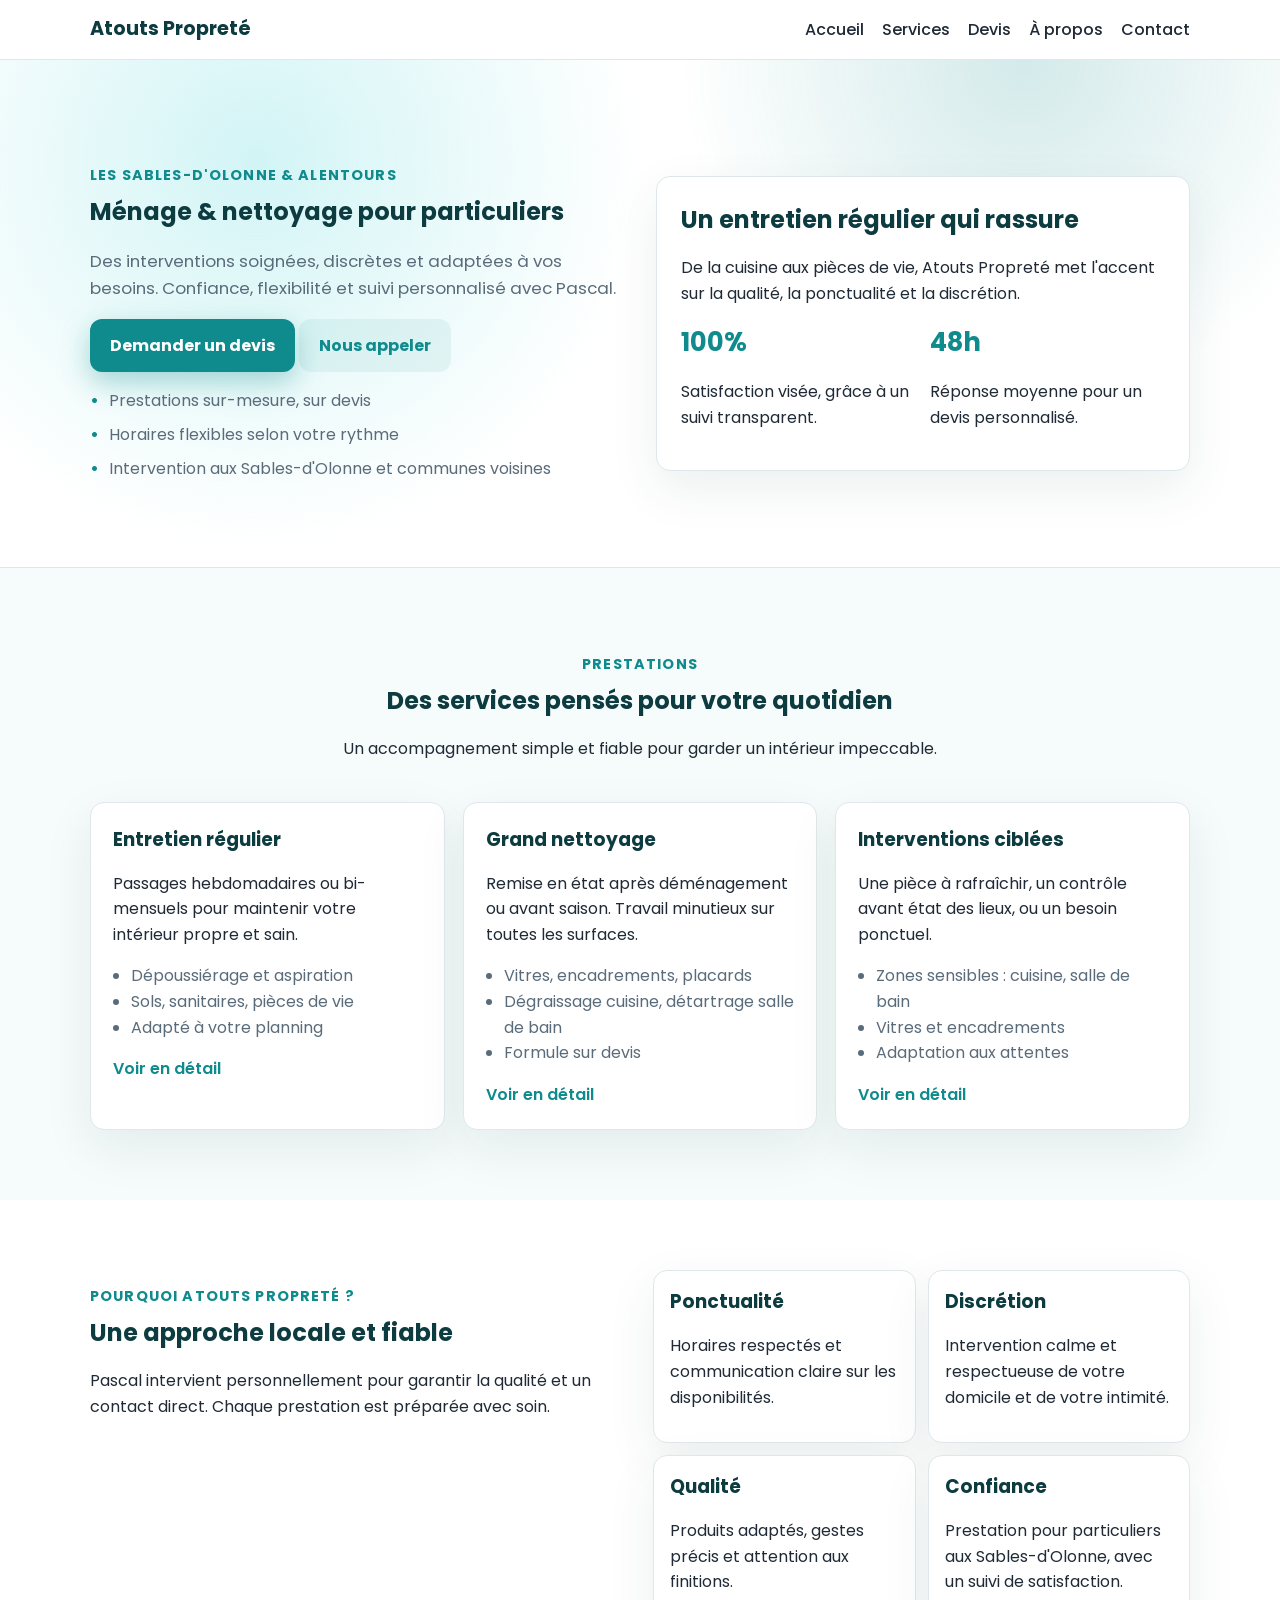
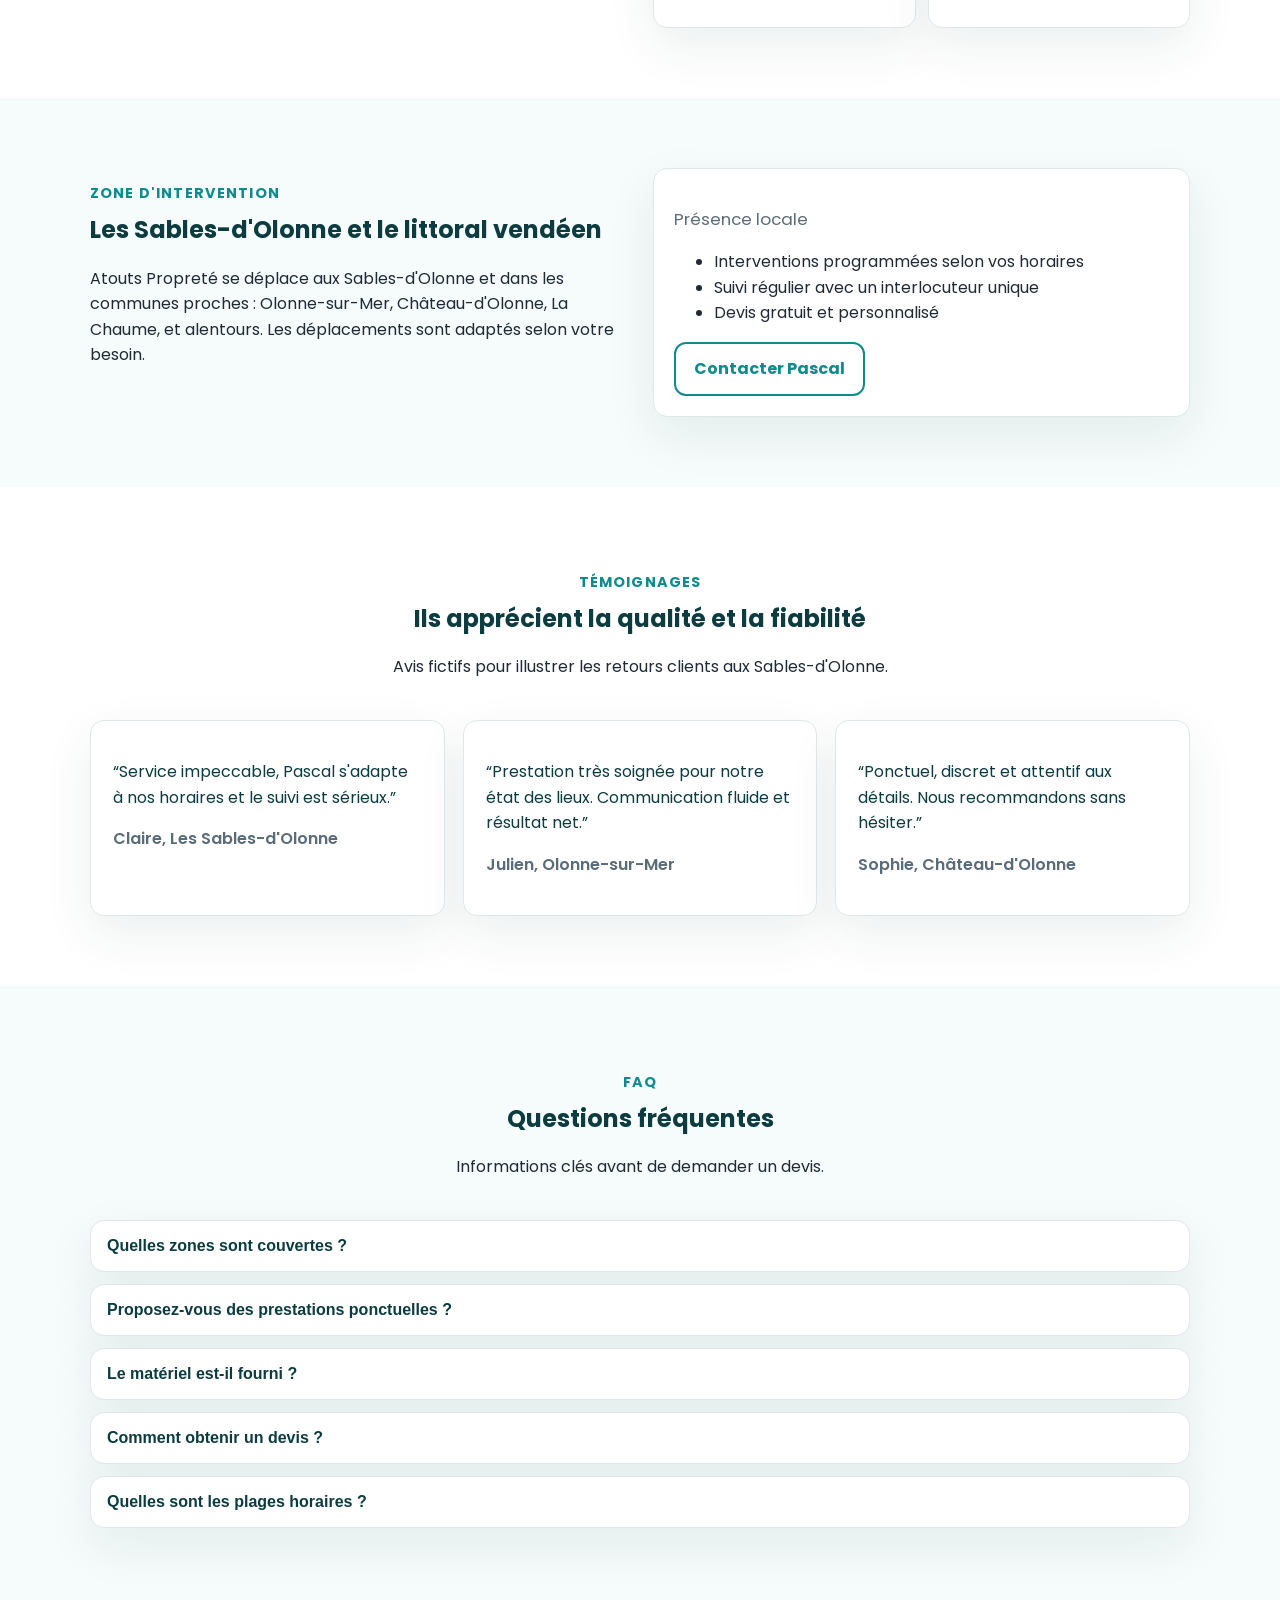
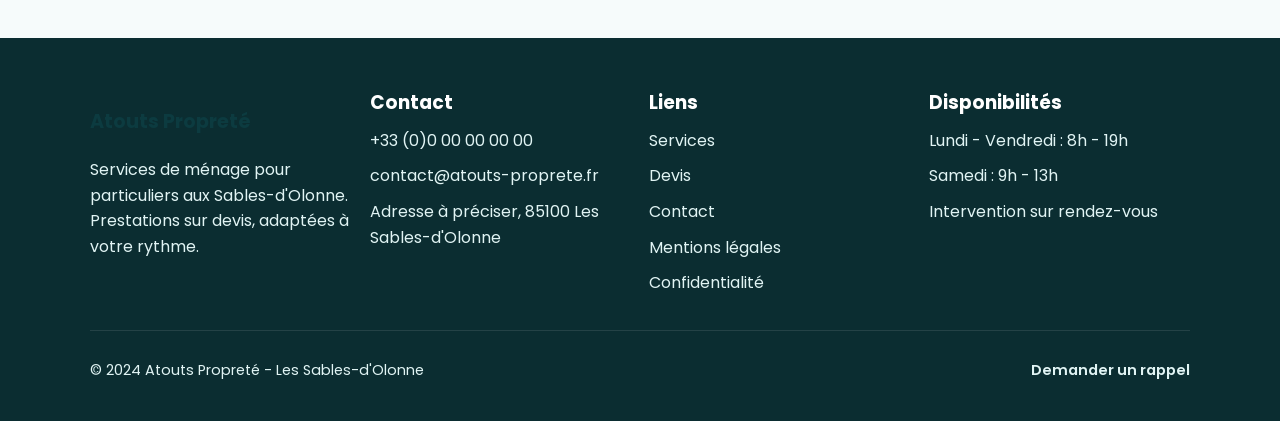
<file: public/index.html>
<!DOCTYPE html>
<html lang="fr">
<head>
  <meta charset="UTF-8">
  <meta name="viewport" content="width=device-width, initial-scale=1.0">
  <title>Atouts Propreté | Ménage & nettoyage aux Sables-d'Olonne</title>
  <meta name="description" content="Services de ménage et nettoyage pour particuliers aux Sables-d'Olonne et alentours. Devis rapide et prestations sur mesure.">
  <meta property="og:title" content="Atouts Propreté - Ménage aux Sables-d'Olonne">
  <meta property="og:description" content="Entreprise de nettoyage pour particuliers. Interventions aux Sables-d'Olonne et en Vendée.">
  <meta property="og:type" content="website">
  <meta property="og:url" content="https://www.atouts-proprete.fr/">
  <link rel="preconnect" href="https://fonts.googleapis.com">
  <link rel="preconnect" href="https://fonts.gstatic.com" crossorigin>
  <link href="https://fonts.googleapis.com/css2?family=Poppins:wght@400;500;600;700&display=swap" rel="stylesheet">
  <link rel="stylesheet" href="main.css">
</head>
<body>
  <header class="site-header">
    <div class="container header-inner">
      <a class="logo" href="index.html" aria-label="Accueil Atouts Propreté">Atouts Propreté</a>
      <button class="menu-toggle" aria-expanded="false" aria-controls="primary-navigation">Menu</button>
      <nav id="primary-navigation" class="site-nav" aria-label="Navigation principale">
        <ul>
          <li><a href="index.html">Accueil</a></li>
          <li><a href="services.html">Services</a></li>
          <li><a href="devis.html">Devis</a></li>
          <li><a href="apropos.html">À propos</a></li>
          <li><a href="contact.html">Contact</a></li>
        </ul>
      </nav>
    </div>
  </header>

  <main>
    <section class="hero">
      <div class="container hero-content">
        <div>
          <p class="eyebrow">Les Sables-d'Olonne & alentours</p>
          <h1>Ménage & nettoyage pour particuliers</h1>
          <p class="lead">Des interventions soignées, discrètes et adaptées à vos besoins. Confiance, flexibilité et suivi personnalisé avec Pascal.</p>
          <div class="hero-actions">
            <a class="btn primary" href="devis.html">Demander un devis</a>
            <a class="btn ghost" href="tel:+33000000000">Nous appeler</a>
          </div>
          <ul class="bullet-list">
            <li>Prestations sur-mesure, sur devis</li>
            <li>Horaires flexibles selon votre rythme</li>
            <li>Intervention aux Sables-d'Olonne et communes voisines</li>
          </ul>
        </div>
        <div class="hero-card">
          <h2>Un entretien régulier qui rassure</h2>
          <p>De la cuisine aux pièces de vie, Atouts Propreté met l'accent sur la qualité, la ponctualité et la discrétion.</p>
          <div class="hero-stats">
            <div>
              <span class="stat">100%</span>
              <p>Satisfaction visée, grâce à un suivi transparent.</p>
            </div>
            <div>
              <span class="stat">48h</span>
              <p>Réponse moyenne pour un devis personnalisé.</p>
            </div>
          </div>
        </div>
      </div>
    </section>

    <section class="section" id="prestations">
      <div class="container">
        <div class="section-header">
          <p class="eyebrow">Prestations</p>
          <h2>Des services pensés pour votre quotidien</h2>
          <p>Un accompagnement simple et fiable pour garder un intérieur impeccable.</p>
        </div>
        <div class="card-grid">
          <article class="card">
            <h3>Entretien régulier</h3>
            <p>Passages hebdomadaires ou bi-mensuels pour maintenir votre intérieur propre et sain.</p>
            <ul>
              <li>Dépoussiérage et aspiration</li>
              <li>Sols, sanitaires, pièces de vie</li>
              <li>Adapté à votre planning</li>
            </ul>
            <a class="text-link" href="services.html">Voir en détail</a>
          </article>
          <article class="card">
            <h3>Grand nettoyage</h3>
            <p>Remise en état après déménagement ou avant saison. Travail minutieux sur toutes les surfaces.</p>
            <ul>
              <li>Vitres, encadrements, placards</li>
              <li>Dégraissage cuisine, détartrage salle de bain</li>
              <li>Formule sur devis</li>
            </ul>
            <a class="text-link" href="services.html">Voir en détail</a>
          </article>
          <article class="card">
            <h3>Interventions ciblées</h3>
            <p>Une pièce à rafraîchir, un contrôle avant état des lieux, ou un besoin ponctuel.</p>
            <ul>
              <li>Zones sensibles : cuisine, salle de bain</li>
              <li>Vitres et encadrements</li>
              <li>Adaptation aux attentes</li>
            </ul>
            <a class="text-link" href="services.html">Voir en détail</a>
          </article>
        </div>
      </div>
    </section>

    <section class="section alt" id="valeurs">
      <div class="container two-columns">
        <div>
          <p class="eyebrow">Pourquoi Atouts Propreté ?</p>
          <h2>Une approche locale et fiable</h2>
          <p>Pascal intervient personnellement pour garantir la qualité et un contact direct. Chaque prestation est préparée avec soin.</p>
        </div>
        <div class="pillars">
          <div class="pill">
            <h3>Ponctualité</h3>
            <p>Horaires respectés et communication claire sur les disponibilités.</p>
          </div>
          <div class="pill">
            <h3>Discrétion</h3>
            <p>Intervention calme et respectueuse de votre domicile et de votre intimité.</p>
          </div>
          <div class="pill">
            <h3>Qualité</h3>
            <p>Produits adaptés, gestes précis et attention aux finitions.</p>
          </div>
          <div class="pill">
            <h3>Confiance</h3>
            <p>Prestation pour particuliers aux Sables-d'Olonne, avec un suivi de satisfaction.</p>
          </div>
        </div>
      </div>
    </section>

    <section class="section" id="zone">
      <div class="container two-columns">
        <div>
          <p class="eyebrow">Zone d'intervention</p>
          <h2>Les Sables-d'Olonne et le littoral vendéen</h2>
          <p>Atouts Propreté se déplace aux Sables-d'Olonne et dans les communes proches : Olonne-sur-Mer, Château-d'Olonne, La Chaume, et alentours. Les déplacements sont adaptés selon votre besoin.</p>
        </div>
        <div class="zone-card">
          <p class="lead">Présence locale</p>
          <ul>
            <li>Interventions programmées selon vos horaires</li>
            <li>Suivi régulier avec un interlocuteur unique</li>
            <li>Devis gratuit et personnalisé</li>
          </ul>
          <a class="btn secondary" href="contact.html">Contacter Pascal</a>
        </div>
      </div>
    </section>

    <section class="section alt" id="temoignages">
      <div class="container">
        <div class="section-header">
          <p class="eyebrow">Témoignages</p>
          <h2>Ils apprécient la qualité et la fiabilité</h2>
          <p>Avis fictifs pour illustrer les retours clients aux Sables-d'Olonne.</p>
        </div>
        <div class="card-grid three">
          <article class="card">
            <p class="quote">“Service impeccable, Pascal s'adapte à nos horaires et le suivi est sérieux.”</p>
            <p class="author">Claire, Les Sables-d'Olonne</p>
          </article>
          <article class="card">
            <p class="quote">“Prestation très soignée pour notre état des lieux. Communication fluide et résultat net.”</p>
            <p class="author">Julien, Olonne-sur-Mer</p>
          </article>
          <article class="card">
            <p class="quote">“Ponctuel, discret et attentif aux détails. Nous recommandons sans hésiter.”</p>
            <p class="author">Sophie, Château-d'Olonne</p>
          </article>
        </div>
      </div>
    </section>

    <section class="section" id="faq">
      <div class="container">
        <div class="section-header">
          <p class="eyebrow">FAQ</p>
          <h2>Questions fréquentes</h2>
          <p>Informations clés avant de demander un devis.</p>
        </div>
        <div class="faq-list" role="list">
          <article class="faq-item" role="listitem">
            <button aria-expanded="false">Quelles zones sont couvertes ?</button>
            <div class="faq-panel" hidden>
              <p>Les Sables-d'Olonne, Olonne-sur-Mer, Château-d'Olonne et communes proches. Selon la distance, un déplacement adapté peut être proposé.</p>
            </div>
          </article>
          <article class="faq-item" role="listitem">
            <button aria-expanded="false">Proposez-vous des prestations ponctuelles ?</button>
            <div class="faq-panel" hidden>
              <p>Oui, les interventions ponctuelles sont possibles : remise en état, préparation d'une location saisonnière ou avant un état des lieux.</p>
            </div>
          </article>
          <article class="faq-item" role="listitem">
            <button aria-expanded="false">Le matériel est-il fourni ?</button>
            <div class="faq-panel" hidden>
              <p>Le matériel peut être fourni sur demande. Sinon, les produits et équipements présents au domicile peuvent être utilisés.</p>
            </div>
          </article>
          <article class="faq-item" role="listitem">
            <button aria-expanded="false">Comment obtenir un devis ?</button>
            <div class="faq-panel" hidden>
              <p>Remplissez le formulaire en ligne ou appelez directement Pascal. Le devis est gratuit et personnalisé selon vos pièces et vos attentes.</p>
            </div>
          </article>
          <article class="faq-item" role="listitem">
            <button aria-expanded="false">Quelles sont les plages horaires ?</button>
            <div class="faq-panel" hidden>
              <p>Des créneaux matin ou après-midi sont proposés du lundi au samedi. Les disponibilités sont confirmées lors de la prise de contact.</p>
            </div>
          </article>
        </div>
      </div>
    </section>
  </main>

  <footer class="site-footer">
    <div class="container footer-grid">
      <div>
        <p class="logo">Atouts Propreté</p>
        <p>Services de ménage pour particuliers aux Sables-d'Olonne. Prestations sur devis, adaptées à votre rythme.</p>
      </div>
      <div>
        <h3>Contact</h3>
        <ul>
          <li><a href="tel:+33000000000">+33 (0)0 00 00 00 00</a></li>
          <li><a href="mailto:contact@atouts-proprete.fr">contact@atouts-proprete.fr</a></li>
          <li>Adresse à préciser, 85100 Les Sables-d'Olonne</li>
        </ul>
      </div>
      <div>
        <h3>Liens</h3>
        <ul>
          <li><a href="services.html">Services</a></li>
          <li><a href="devis.html">Devis</a></li>
          <li><a href="contact.html">Contact</a></li>
          <li><a href="mentions-legales.html">Mentions légales</a></li>
          <li><a href="confidentialite.html">Confidentialité</a></li>
        </ul>
      </div>
      <div>
        <h3>Disponibilités</h3>
        <ul>
          <li>Lundi - Vendredi : 8h - 19h</li>
          <li>Samedi : 9h - 13h</li>
          <li>Intervention sur rendez-vous</li>
        </ul>
      </div>
    </div>
    <div class="container footer-bottom">
      <p>© 2024 Atouts Propreté - Les Sables-d'Olonne</p>
      <a class="text-link" href="contact.html">Demander un rappel</a>
    </div>
  </footer>

  <button id="scrollTop" class="scroll-top" aria-label="Retour en haut">↑</button>

  <script type="application/ld+json">
  {
    "@context": "https://schema.org",
    "@type": "LocalBusiness",
    "name": "Atouts Propreté",
    "image": "https://www.atouts-proprete.fr/assets/placeholder.jpg",
    "telephone": "+33 (0)0 00 00 00 00",
    "address": {
      "@type": "PostalAddress",
      "streetAddress": "Adresse à préciser",
      "addressLocality": "Les Sables-d'Olonne",
      "postalCode": "85100",
      "addressCountry": "FR"
    },
    "areaServed": "Les Sables-d'Olonne et alentours",
    "url": "https://www.atouts-proprete.fr"
  }
  </script>
  <script src="script.js"></script>
</body>
</html>
</file>
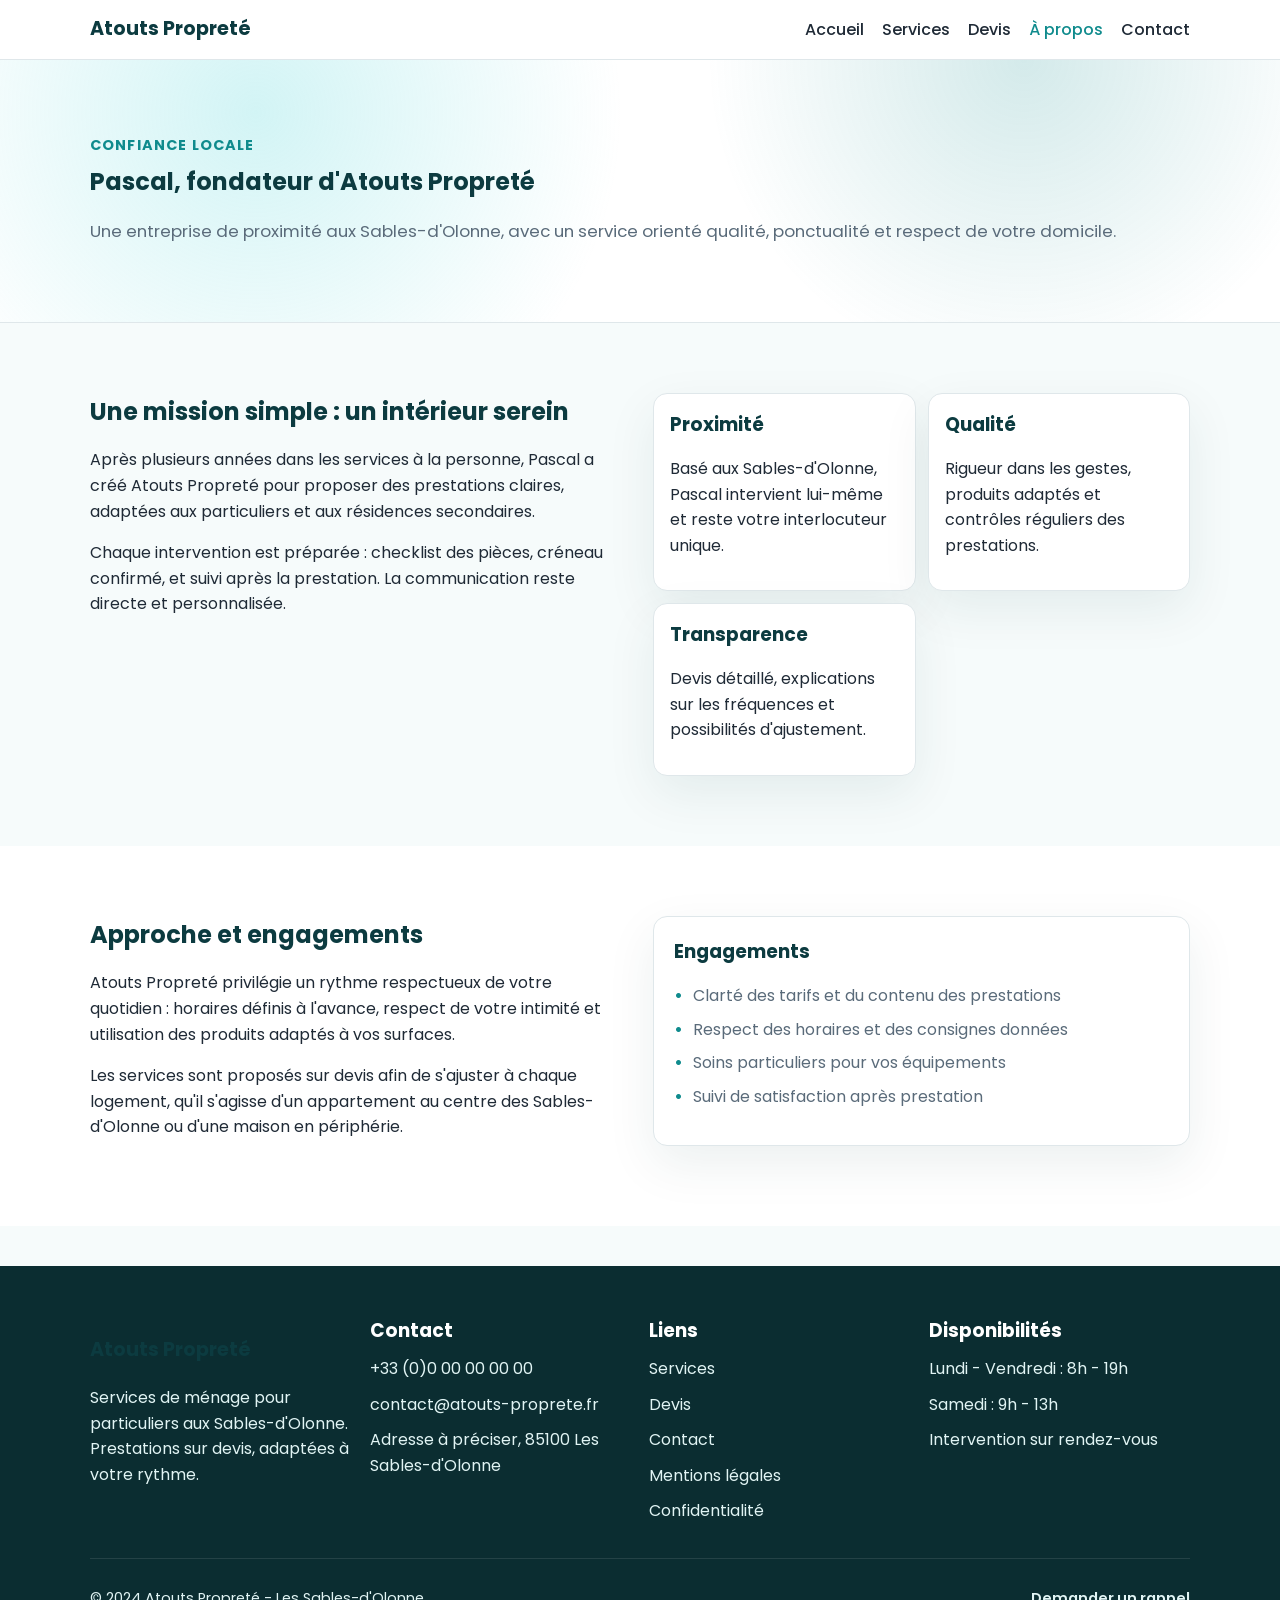
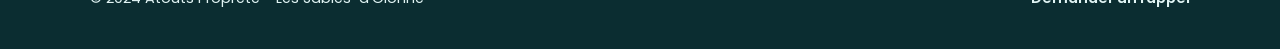
<file: public/apropos.html>
<!DOCTYPE html>
<html lang="fr">
<head>
  <meta charset="UTF-8">
  <meta name="viewport" content="width=device-width, initial-scale=1.0">
  <title>À propos | Atouts Propreté Les Sables-d'Olonne</title>
  <meta name="description" content="Découvrez l'approche d'Atouts Propreté, entreprise locale de ménage pour particuliers aux Sables-d'Olonne. Pascal assure un service fiable et humain.">
  <meta property="og:title" content="À propos d'Atouts Propreté">
  <meta property="og:description" content="Entreprise locale de ménage pour particuliers aux Sables-d'Olonne.">
  <meta property="og:type" content="website">
  <meta property="og:url" content="https://www.atouts-proprete.fr/apropos">
  <link rel="preconnect" href="https://fonts.googleapis.com">
  <link rel="preconnect" href="https://fonts.gstatic.com" crossorigin>
  <link href="https://fonts.googleapis.com/css2?family=Poppins:wght@400;500;600;700&display=swap" rel="stylesheet">
  <link rel="stylesheet" href="main.css">
</head>
<body>
  <header class="site-header">
    <div class="container header-inner">
      <a class="logo" href="index.html">Atouts Propreté</a>
      <button class="menu-toggle" aria-expanded="false" aria-controls="primary-navigation">Menu</button>
      <nav id="primary-navigation" class="site-nav" aria-label="Navigation principale">
        <ul>
          <li><a href="index.html">Accueil</a></li>
          <li><a href="services.html">Services</a></li>
          <li><a href="devis.html">Devis</a></li>
          <li><a class="active" href="apropos.html">À propos</a></li>
          <li><a href="contact.html">Contact</a></li>
        </ul>
      </nav>
    </div>
  </header>

  <main>
    <section class="hero small">
      <div class="container hero-content">
        <div>
          <p class="eyebrow">Confiance locale</p>
          <h1>Pascal, fondateur d'Atouts Propreté</h1>
          <p class="lead">Une entreprise de proximité aux Sables-d'Olonne, avec un service orienté qualité, ponctualité et respect de votre domicile.</p>
        </div>
      </div>
    </section>

    <section class="section">
      <div class="container two-columns">
        <div>
          <h2>Une mission simple : un intérieur serein</h2>
          <p>Après plusieurs années dans les services à la personne, Pascal a créé Atouts Propreté pour proposer des prestations claires, adaptées aux particuliers et aux résidences secondaires.</p>
          <p>Chaque intervention est préparée : checklist des pièces, créneau confirmé, et suivi après la prestation. La communication reste directe et personnalisée.</p>
        </div>
        <div class="pillars">
          <div class="pill">
            <h3>Proximité</h3>
            <p>Basé aux Sables-d'Olonne, Pascal intervient lui-même et reste votre interlocuteur unique.</p>
          </div>
          <div class="pill">
            <h3>Qualité</h3>
            <p>Rigueur dans les gestes, produits adaptés et contrôles réguliers des prestations.</p>
          </div>
          <div class="pill">
            <h3>Transparence</h3>
            <p>Devis détaillé, explications sur les fréquences et possibilités d'ajustement.</p>
          </div>
        </div>
      </div>
    </section>

    <section class="section alt">
      <div class="container two-columns">
        <div>
          <h2>Approche et engagements</h2>
          <p>Atouts Propreté privilégie un rythme respectueux de votre quotidien : horaires définis à l'avance, respect de votre intimité et utilisation des produits adaptés à vos surfaces.</p>
          <p>Les services sont proposés sur devis afin de s'ajuster à chaque logement, qu'il s'agisse d'un appartement au centre des Sables-d'Olonne ou d'une maison en périphérie.</p>
        </div>
        <div class="info-box">
          <h3>Engagements</h3>
          <ul class="bullet-list">
            <li>Clarté des tarifs et du contenu des prestations</li>
            <li>Respect des horaires et des consignes données</li>
            <li>Soins particuliers pour vos équipements</li>
            <li>Suivi de satisfaction après prestation</li>
          </ul>
        </div>
      </div>
    </section>
  </main>

  <footer class="site-footer">
    <div class="container footer-grid">
      <div>
        <p class="logo">Atouts Propreté</p>
        <p>Services de ménage pour particuliers aux Sables-d'Olonne. Prestations sur devis, adaptées à votre rythme.</p>
      </div>
      <div>
        <h3>Contact</h3>
        <ul>
          <li><a href="tel:+33000000000">+33 (0)0 00 00 00 00</a></li>
          <li><a href="mailto:contact@atouts-proprete.fr">contact@atouts-proprete.fr</a></li>
          <li>Adresse à préciser, 85100 Les Sables-d'Olonne</li>
        </ul>
      </div>
      <div>
        <h3>Liens</h3>
        <ul>
          <li><a href="services.html">Services</a></li>
          <li><a href="devis.html">Devis</a></li>
          <li><a href="contact.html">Contact</a></li>
          <li><a href="mentions-legales.html">Mentions légales</a></li>
          <li><a href="confidentialite.html">Confidentialité</a></li>
        </ul>
      </div>
      <div>
        <h3>Disponibilités</h3>
        <ul>
          <li>Lundi - Vendredi : 8h - 19h</li>
          <li>Samedi : 9h - 13h</li>
          <li>Intervention sur rendez-vous</li>
        </ul>
      </div>
    </div>
    <div class="container footer-bottom">
      <p>© 2024 Atouts Propreté - Les Sables-d'Olonne</p>
      <a class="text-link" href="contact.html">Demander un rappel</a>
    </div>
  </footer>

  <button id="scrollTop" class="scroll-top" aria-label="Retour en haut">↑</button>
  <script src="script.js"></script>
</body>
</html>
</file>
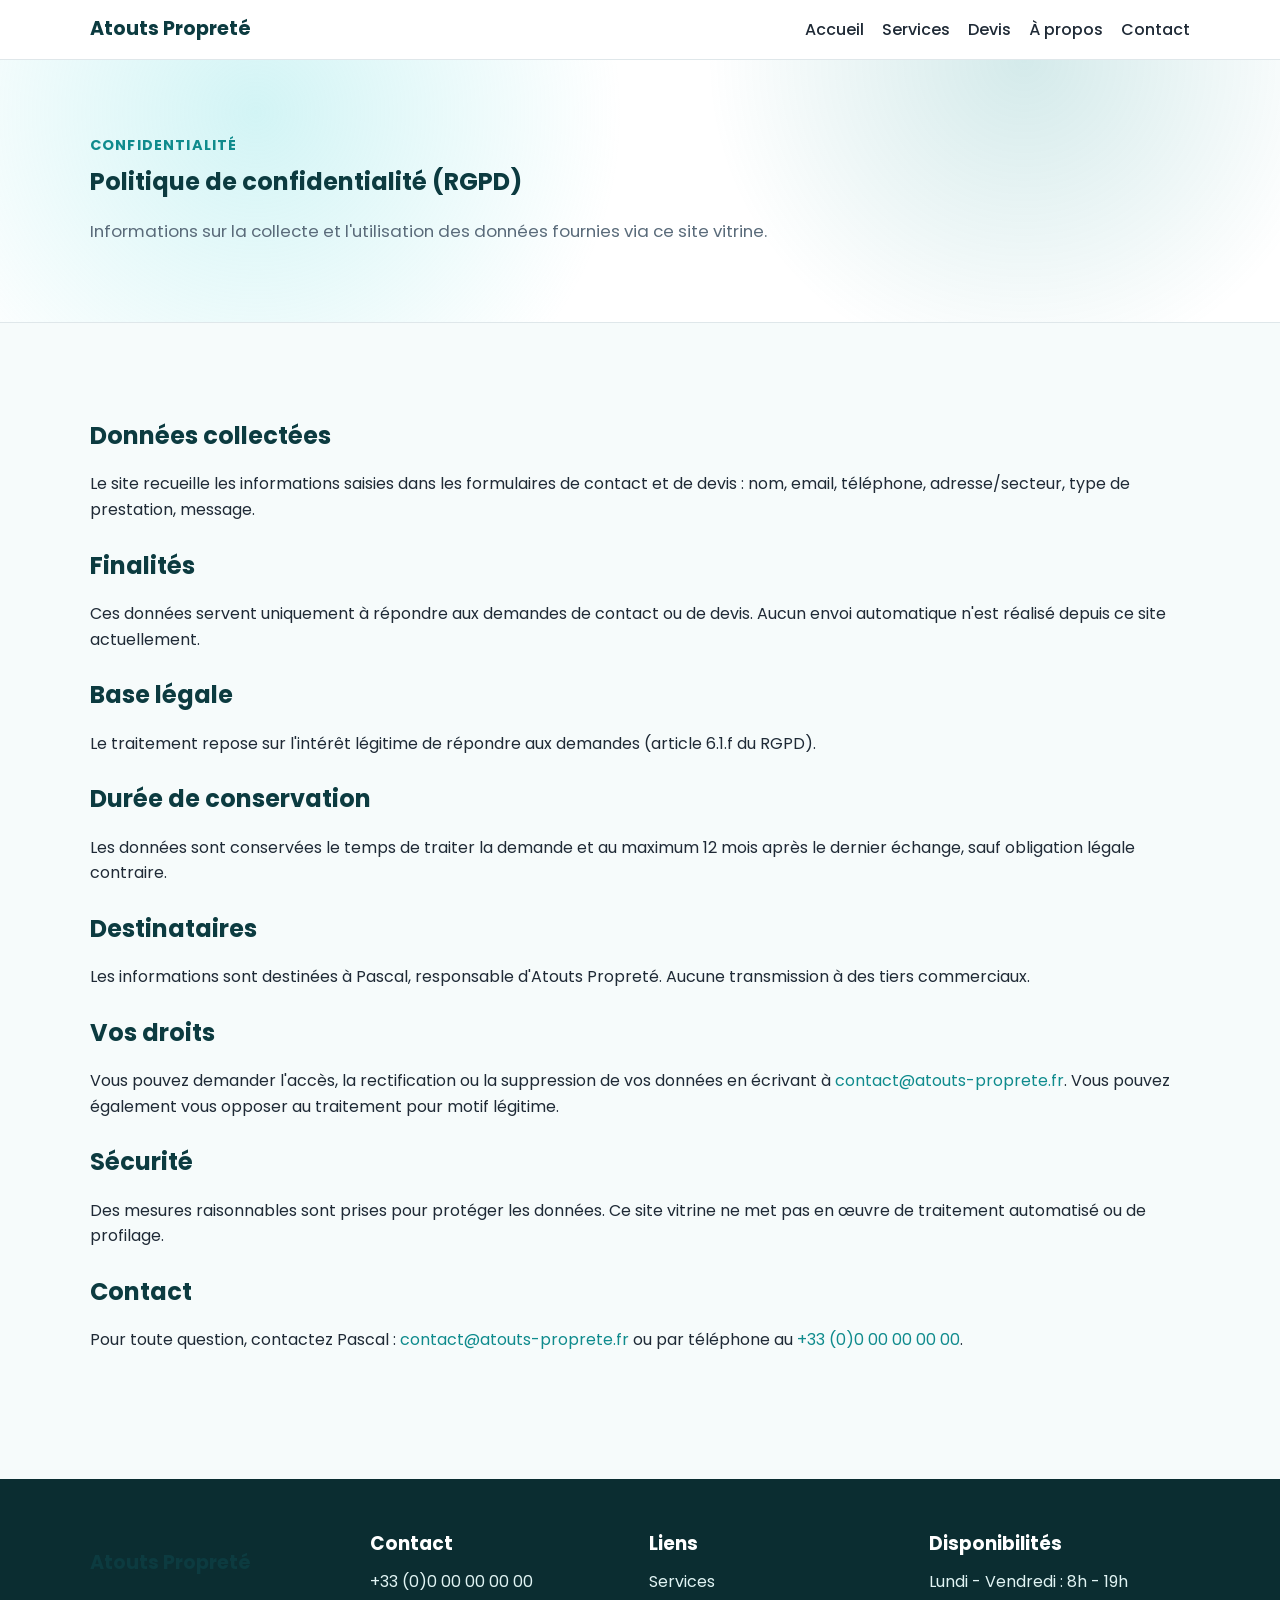
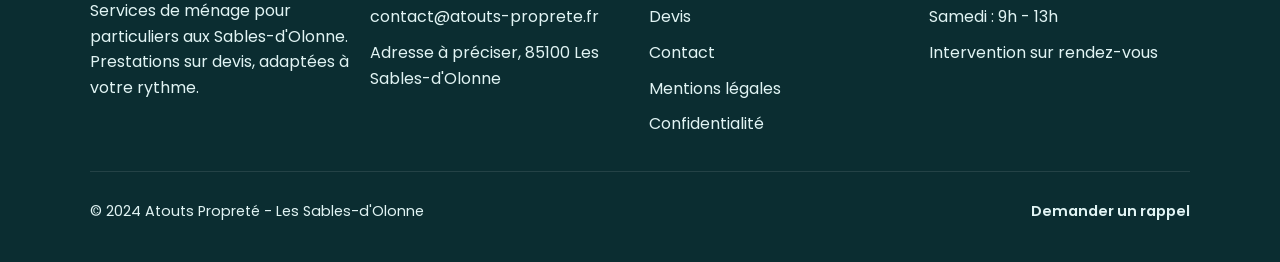
<file: public/confidentialite.html>
<!DOCTYPE html>
<html lang="fr">
<head>
  <meta charset="UTF-8">
  <meta name="viewport" content="width=device-width, initial-scale=1.0">
  <title>Politique de confidentialité | Atouts Propreté Les Sables-d'Olonne</title>
  <meta name="description" content="Politique de confidentialité d'Atouts Propreté : données collectées via les formulaires de contact et de devis.">
  <meta property="og:title" content="Confidentialité Atouts Propreté">
  <meta property="og:description" content="Informations RGPD pour les demandes de contact et devis.">
  <meta property="og:type" content="website">
  <meta property="og:url" content="https://www.atouts-proprete.fr/confidentialite">
  <link rel="preconnect" href="https://fonts.googleapis.com">
  <link rel="preconnect" href="https://fonts.gstatic.com" crossorigin>
  <link href="https://fonts.googleapis.com/css2?family=Poppins:wght@400;500;600;700&display=swap" rel="stylesheet">
  <link rel="stylesheet" href="main.css">
</head>
<body>
  <header class="site-header">
    <div class="container header-inner">
      <a class="logo" href="index.html">Atouts Propreté</a>
      <button class="menu-toggle" aria-expanded="false" aria-controls="primary-navigation">Menu</button>
      <nav id="primary-navigation" class="site-nav" aria-label="Navigation principale">
        <ul>
          <li><a href="index.html">Accueil</a></li>
          <li><a href="services.html">Services</a></li>
          <li><a href="devis.html">Devis</a></li>
          <li><a href="apropos.html">À propos</a></li>
          <li><a href="contact.html">Contact</a></li>
        </ul>
      </nav>
    </div>
  </header>

  <main>
    <section class="hero small">
      <div class="container hero-content">
        <div>
          <p class="eyebrow">Confidentialité</p>
          <h1>Politique de confidentialité (RGPD)</h1>
          <p class="lead">Informations sur la collecte et l'utilisation des données fournies via ce site vitrine.</p>
        </div>
      </div>
    </section>

    <section class="section legal">
      <div class="container">
        <h2>Données collectées</h2>
        <p>Le site recueille les informations saisies dans les formulaires de contact et de devis : nom, email, téléphone, adresse/secteur, type de prestation, message.</p>

        <h2>Finalités</h2>
        <p>Ces données servent uniquement à répondre aux demandes de contact ou de devis. Aucun envoi automatique n'est réalisé depuis ce site actuellement.</p>

        <h2>Base légale</h2>
        <p>Le traitement repose sur l'intérêt légitime de répondre aux demandes (article 6.1.f du RGPD).</p>

        <h2>Durée de conservation</h2>
        <p>Les données sont conservées le temps de traiter la demande et au maximum 12 mois après le dernier échange, sauf obligation légale contraire.</p>

        <h2>Destinataires</h2>
        <p>Les informations sont destinées à Pascal, responsable d'Atouts Propreté. Aucune transmission à des tiers commerciaux.</p>

        <h2>Vos droits</h2>
        <p>Vous pouvez demander l'accès, la rectification ou la suppression de vos données en écrivant à <a href="mailto:contact@atouts-proprete.fr">contact@atouts-proprete.fr</a>. Vous pouvez également vous opposer au traitement pour motif légitime.</p>

        <h2>Sécurité</h2>
        <p>Des mesures raisonnables sont prises pour protéger les données. Ce site vitrine ne met pas en œuvre de traitement automatisé ou de profilage.</p>

        <h2>Contact</h2>
        <p>Pour toute question, contactez Pascal : <a href="mailto:contact@atouts-proprete.fr">contact@atouts-proprete.fr</a> ou par téléphone au <a href="tel:+33000000000">+33 (0)0 00 00 00 00</a>.</p>
      </div>
    </section>
  </main>

  <footer class="site-footer">
    <div class="container footer-grid">
      <div>
        <p class="logo">Atouts Propreté</p>
        <p>Services de ménage pour particuliers aux Sables-d'Olonne. Prestations sur devis, adaptées à votre rythme.</p>
      </div>
      <div>
        <h3>Contact</h3>
        <ul>
          <li><a href="tel:+33000000000">+33 (0)0 00 00 00 00</a></li>
          <li><a href="mailto:contact@atouts-proprete.fr">contact@atouts-proprete.fr</a></li>
          <li>Adresse à préciser, 85100 Les Sables-d'Olonne</li>
        </ul>
      </div>
      <div>
        <h3>Liens</h3>
        <ul>
          <li><a href="services.html">Services</a></li>
          <li><a href="devis.html">Devis</a></li>
          <li><a href="contact.html">Contact</a></li>
          <li><a href="mentions-legales.html">Mentions légales</a></li>
          <li><a href="confidentialite.html">Confidentialité</a></li>
        </ul>
      </div>
      <div>
        <h3>Disponibilités</h3>
        <ul>
          <li>Lundi - Vendredi : 8h - 19h</li>
          <li>Samedi : 9h - 13h</li>
          <li>Intervention sur rendez-vous</li>
        </ul>
      </div>
    </div>
    <div class="container footer-bottom">
      <p>© 2024 Atouts Propreté - Les Sables-d'Olonne</p>
      <a class="text-link" href="contact.html">Demander un rappel</a>
    </div>
  </footer>

  <button id="scrollTop" class="scroll-top" aria-label="Retour en haut">↑</button>
  <script src="script.js"></script>
</body>
</html>
</file>
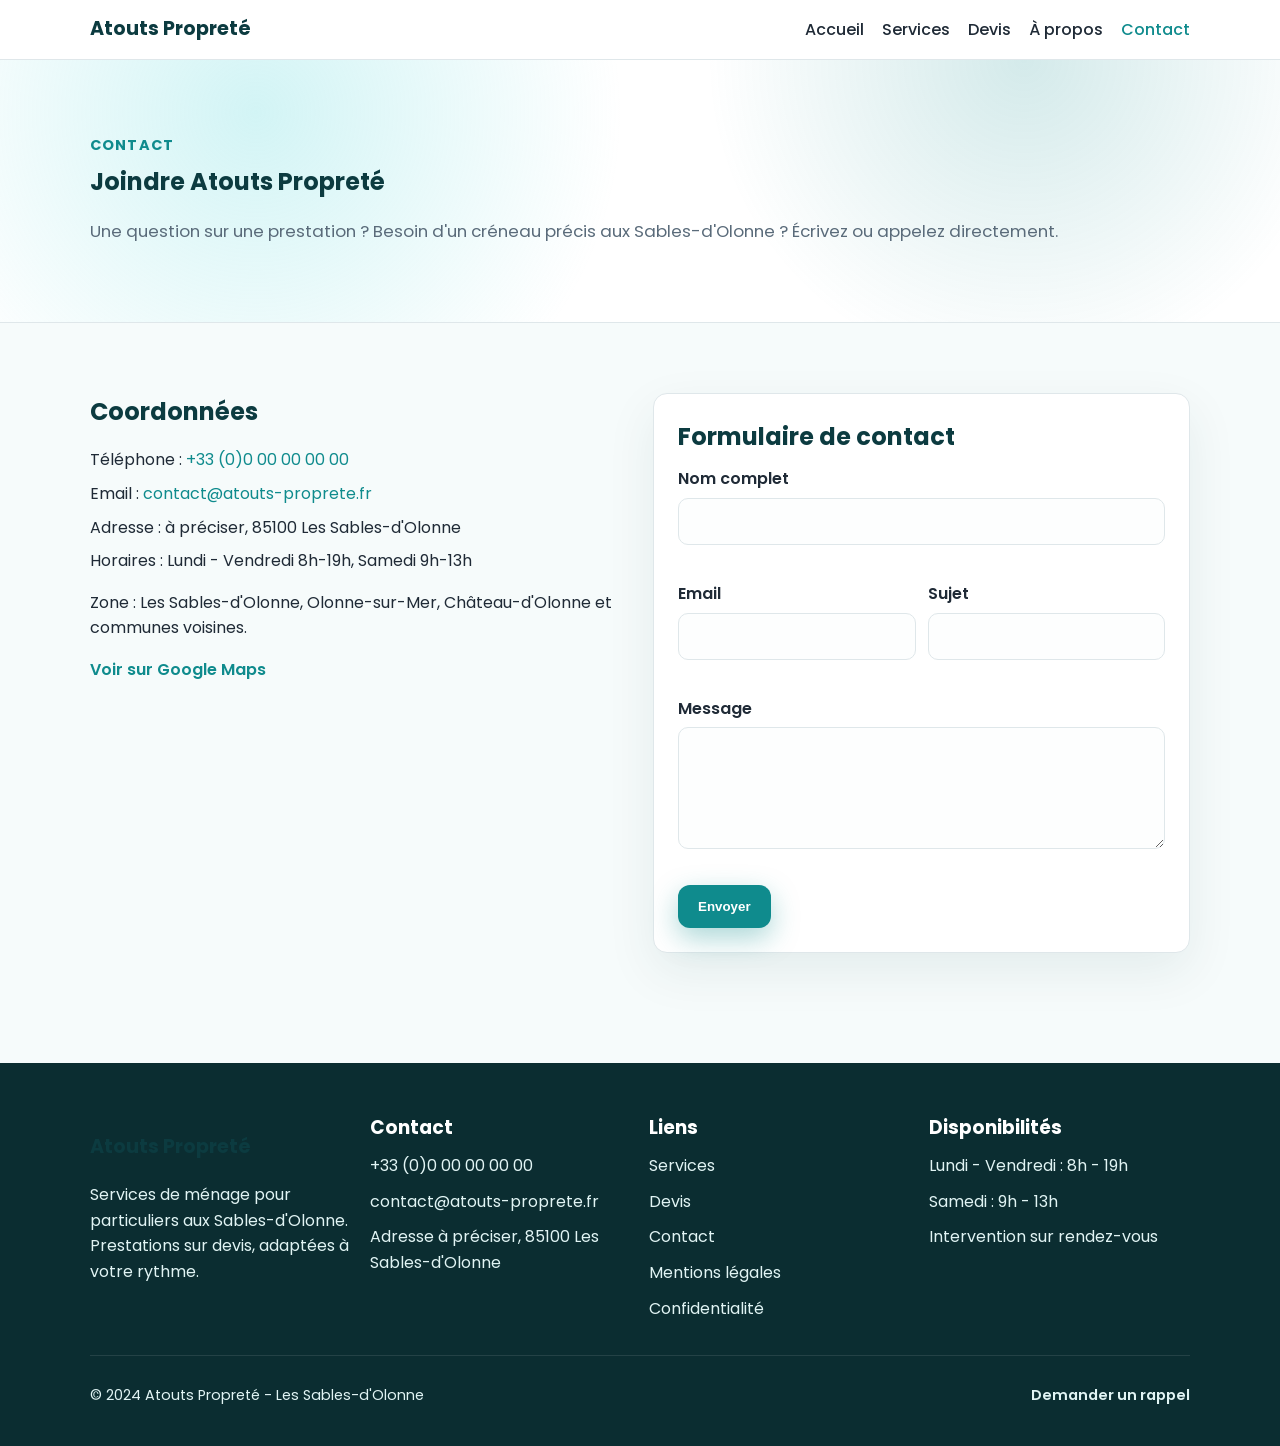
<file: public/contact.html>
<!DOCTYPE html>
<html lang="fr">
<head>
  <meta charset="UTF-8">
  <meta name="viewport" content="width=device-width, initial-scale=1.0">
  <title>Contact | Atouts Propreté Les Sables-d'Olonne</title>
  <meta name="description" content="Contactez Atouts Propreté pour vos besoins de ménage aux Sables-d'Olonne : téléphone, email, horaires et formulaire de contact.">
  <meta property="og:title" content="Contact Atouts Propreté">
  <meta property="og:description" content="Joindre Atouts Propreté pour un devis ou une question.">
  <meta property="og:type" content="website">
  <meta property="og:url" content="https://www.atouts-proprete.fr/contact">
  <link rel="preconnect" href="https://fonts.googleapis.com">
  <link rel="preconnect" href="https://fonts.gstatic.com" crossorigin>
  <link href="https://fonts.googleapis.com/css2?family=Poppins:wght@400;500;600;700&display=swap" rel="stylesheet">
  <link rel="stylesheet" href="main.css">
</head>
<body>
  <header class="site-header">
    <div class="container header-inner">
      <a class="logo" href="index.html">Atouts Propreté</a>
      <button class="menu-toggle" aria-expanded="false" aria-controls="primary-navigation">Menu</button>
      <nav id="primary-navigation" class="site-nav" aria-label="Navigation principale">
        <ul>
          <li><a href="index.html">Accueil</a></li>
          <li><a href="services.html">Services</a></li>
          <li><a href="devis.html">Devis</a></li>
          <li><a href="apropos.html">À propos</a></li>
          <li><a class="active" href="contact.html">Contact</a></li>
        </ul>
      </nav>
    </div>
  </header>

  <main>
    <section class="hero small">
      <div class="container hero-content">
        <div>
          <p class="eyebrow">Contact</p>
          <h1>Joindre Atouts Propreté</h1>
          <p class="lead">Une question sur une prestation ? Besoin d'un créneau précis aux Sables-d'Olonne ? Écrivez ou appelez directement.</p>
        </div>
      </div>
    </section>

    <section class="section">
      <div class="container two-columns">
        <div class="contact-details">
          <h2>Coordonnées</h2>
          <ul>
            <li>Téléphone : <a href="tel:+33000000000">+33 (0)0 00 00 00 00</a></li>
            <li>Email : <a href="mailto:contact@atouts-proprete.fr">contact@atouts-proprete.fr</a></li>
            <li>Adresse : à préciser, 85100 Les Sables-d'Olonne</li>
            <li>Horaires : Lundi - Vendredi 8h-19h, Samedi 9h-13h</li>
          </ul>
          <p>Zone : Les Sables-d'Olonne, Olonne-sur-Mer, Château-d'Olonne et communes voisines.</p>
          <a class="text-link" href="https://maps.google.com" target="_blank" rel="noopener">Voir sur Google Maps</a>
        </div>

        <form class="form-card" id="contact-form" data-validate>
          <h2>Formulaire de contact</h2>
          <div class="field">
            <label for="contact-nom">Nom complet</label>
            <input type="text" id="contact-nom" name="nom" required>
            <p class="error-message" aria-live="polite"></p>
          </div>
          <div class="field-grid">
            <div class="field">
              <label for="contact-email">Email</label>
              <input type="email" id="contact-email" name="email" required>
              <p class="error-message" aria-live="polite"></p>
            </div>
            <div class="field">
              <label for="contact-sujet">Sujet</label>
              <input type="text" id="contact-sujet" name="sujet" required>
              <p class="error-message" aria-live="polite"></p>
            </div>
          </div>
          <div class="field">
            <label for="contact-message">Message</label>
            <textarea id="contact-message" name="message" rows="4" required></textarea>
            <p class="error-message" aria-live="polite"></p>
          </div>
          <div class="form-actions">
            <button type="submit" class="btn primary">Envoyer</button>
            <p class="form-status" aria-live="polite" role="status"></p>
          </div>
        </form>
      </div>
    </section>
  </main>

  <footer class="site-footer">
    <div class="container footer-grid">
      <div>
        <p class="logo">Atouts Propreté</p>
        <p>Services de ménage pour particuliers aux Sables-d'Olonne. Prestations sur devis, adaptées à votre rythme.</p>
      </div>
      <div>
        <h3>Contact</h3>
        <ul>
          <li><a href="tel:+33000000000">+33 (0)0 00 00 00 00</a></li>
          <li><a href="mailto:contact@atouts-proprete.fr">contact@atouts-proprete.fr</a></li>
          <li>Adresse à préciser, 85100 Les Sables-d'Olonne</li>
        </ul>
      </div>
      <div>
        <h3>Liens</h3>
        <ul>
          <li><a href="services.html">Services</a></li>
          <li><a href="devis.html">Devis</a></li>
          <li><a href="contact.html">Contact</a></li>
          <li><a href="mentions-legales.html">Mentions légales</a></li>
          <li><a href="confidentialite.html">Confidentialité</a></li>
        </ul>
      </div>
      <div>
        <h3>Disponibilités</h3>
        <ul>
          <li>Lundi - Vendredi : 8h - 19h</li>
          <li>Samedi : 9h - 13h</li>
          <li>Intervention sur rendez-vous</li>
        </ul>
      </div>
    </div>
    <div class="container footer-bottom">
      <p>© 2024 Atouts Propreté - Les Sables-d'Olonne</p>
      <a class="text-link" href="contact.html">Demander un rappel</a>
    </div>
  </footer>

  <button id="scrollTop" class="scroll-top" aria-label="Retour en haut">↑</button>
  <script src="script.js"></script>
</body>
</html>
</file>
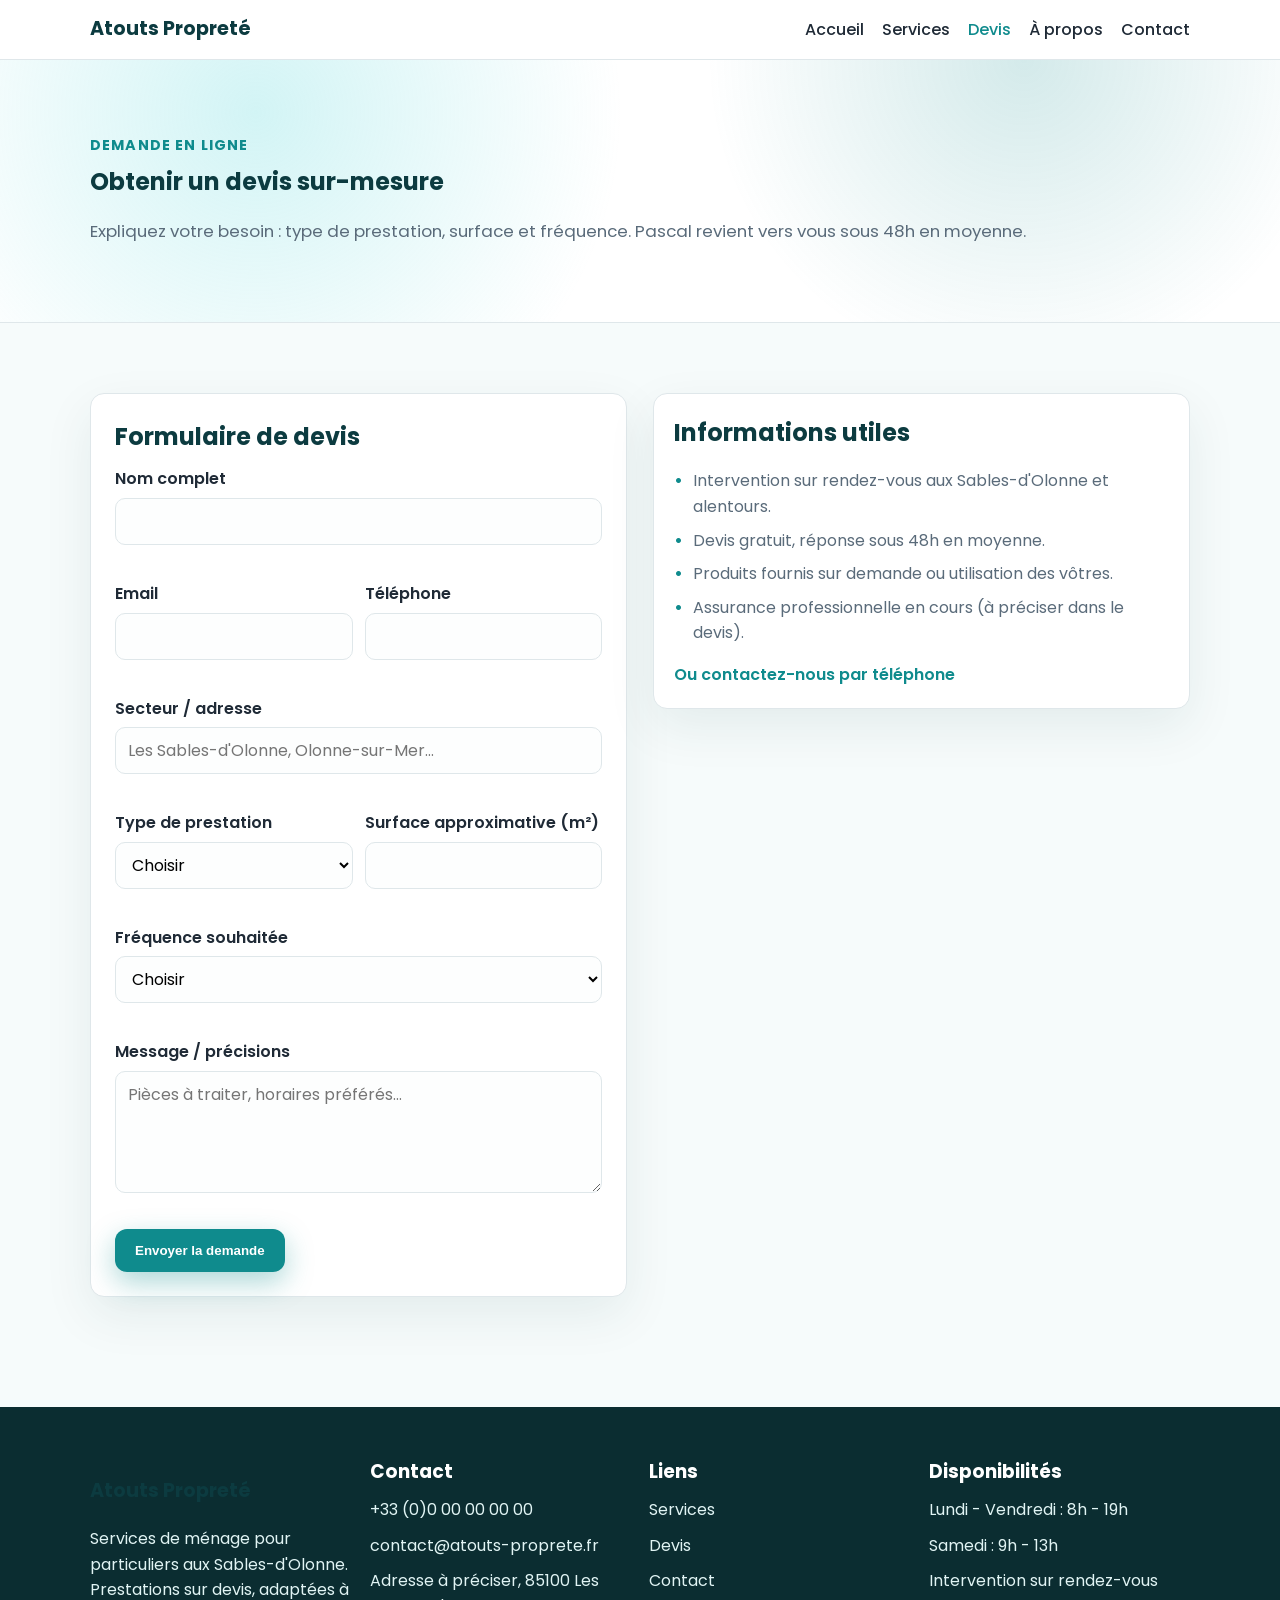
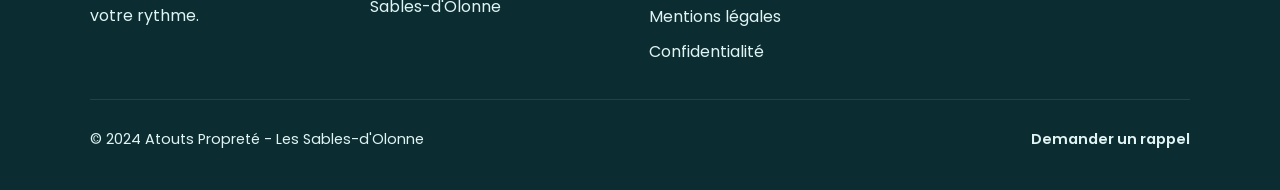
<file: public/devis.html>
<!DOCTYPE html>
<html lang="fr">
<head>
  <meta charset="UTF-8">
  <meta name="viewport" content="width=device-width, initial-scale=1.0">
  <title>Demande de devis ménage | Atouts Propreté Les Sables-d'Olonne</title>
  <meta name="description" content="Demandez un devis de ménage ou nettoyage aux Sables-d'Olonne. Formulaire simple : surface, fréquence, type de prestation.">
  <meta property="og:title" content="Devis Atouts Propreté">
  <meta property="og:description" content="Formulaire de demande de devis pour vos besoins de ménage aux Sables-d'Olonne.">
  <meta property="og:type" content="website">
  <meta property="og:url" content="https://www.atouts-proprete.fr/devis">
  <link rel="preconnect" href="https://fonts.googleapis.com">
  <link rel="preconnect" href="https://fonts.gstatic.com" crossorigin>
  <link href="https://fonts.googleapis.com/css2?family=Poppins:wght@400;500;600;700&display=swap" rel="stylesheet">
  <link rel="stylesheet" href="main.css">
</head>
<body>
  <header class="site-header">
    <div class="container header-inner">
      <a class="logo" href="index.html">Atouts Propreté</a>
      <button class="menu-toggle" aria-expanded="false" aria-controls="primary-navigation">Menu</button>
      <nav id="primary-navigation" class="site-nav" aria-label="Navigation principale">
        <ul>
          <li><a href="index.html">Accueil</a></li>
          <li><a href="services.html">Services</a></li>
          <li><a class="active" href="devis.html">Devis</a></li>
          <li><a href="apropos.html">À propos</a></li>
          <li><a href="contact.html">Contact</a></li>
        </ul>
      </nav>
    </div>
  </header>

  <main>
    <section class="hero small">
      <div class="container hero-content">
        <div>
          <p class="eyebrow">Demande en ligne</p>
          <h1>Obtenir un devis sur-mesure</h1>
          <p class="lead">Expliquez votre besoin : type de prestation, surface et fréquence. Pascal revient vers vous sous 48h en moyenne.</p>
        </div>
      </div>
    </section>

    <section class="section">
      <div class="container two-columns">
        <form class="form-card" id="devis-form" data-validate data-storage="devis">
          <h2>Formulaire de devis</h2>
          <div class="field">
            <label for="devis-nom">Nom complet</label>
            <input type="text" id="devis-nom" name="nom" required>
            <p class="error-message" aria-live="polite"></p>
          </div>
          <div class="field-grid">
            <div class="field">
              <label for="devis-email">Email</label>
              <input type="email" id="devis-email" name="email" required>
              <p class="error-message" aria-live="polite"></p>
            </div>
            <div class="field">
              <label for="devis-tel">Téléphone</label>
              <input type="tel" id="devis-tel" name="telephone" required>
              <p class="error-message" aria-live="polite"></p>
            </div>
          </div>
          <div class="field">
            <label for="devis-adresse">Secteur / adresse</label>
            <input type="text" id="devis-adresse" name="adresse" placeholder="Les Sables-d'Olonne, Olonne-sur-Mer..." required>
            <p class="error-message" aria-live="polite"></p>
          </div>
          <div class="field-grid">
            <div class="field">
              <label for="devis-prestation">Type de prestation</label>
              <select id="devis-prestation" name="prestation" required>
                <option value="">Choisir</option>
                <option>Entretien régulier</option>
                <option>Grand nettoyage / saison</option>
                <option>Après déménagement / état des lieux</option>
                <option>Vitres</option>
                <option>Intervention ponctuelle</option>
              </select>
              <p class="error-message" aria-live="polite"></p>
            </div>
            <div class="field">
              <label for="devis-surface">Surface approximative (m²)</label>
              <input type="number" id="devis-surface" name="surface" min="10" step="5" required>
              <p class="error-message" aria-live="polite"></p>
            </div>
          </div>
          <div class="field">
            <label for="devis-frequence">Fréquence souhaitée</label>
            <select id="devis-frequence" name="frequence" required>
              <option value="">Choisir</option>
              <option>Ponctuel</option>
              <option>Hebdomadaire</option>
              <option>Bi-mensuel</option>
              <option>Mensuel</option>
            </select>
            <p class="error-message" aria-live="polite"></p>
          </div>
          <div class="field">
            <label for="devis-message">Message / précisions</label>
            <textarea id="devis-message" name="message" rows="4" placeholder="Pièces à traiter, horaires préférés..."></textarea>
            <p class="error-message" aria-live="polite"></p>
          </div>
          <div class="form-actions">
            <button type="submit" class="btn primary">Envoyer la demande</button>
            <p class="form-status" aria-live="polite" role="status"></p>
          </div>
        </form>

        <div class="info-box">
          <h2>Informations utiles</h2>
          <ul class="bullet-list">
            <li>Intervention sur rendez-vous aux Sables-d'Olonne et alentours.</li>
            <li>Devis gratuit, réponse sous 48h en moyenne.</li>
            <li>Produits fournis sur demande ou utilisation des vôtres.</li>
            <li>Assurance professionnelle en cours (à préciser dans le devis).</li>
          </ul>
          <a class="text-link" href="tel:+33000000000">Ou contactez-nous par téléphone</a>
        </div>
      </div>
    </section>
  </main>

  <footer class="site-footer">
    <div class="container footer-grid">
      <div>
        <p class="logo">Atouts Propreté</p>
        <p>Services de ménage pour particuliers aux Sables-d'Olonne. Prestations sur devis, adaptées à votre rythme.</p>
      </div>
      <div>
        <h3>Contact</h3>
        <ul>
          <li><a href="tel:+33000000000">+33 (0)0 00 00 00 00</a></li>
          <li><a href="mailto:contact@atouts-proprete.fr">contact@atouts-proprete.fr</a></li>
          <li>Adresse à préciser, 85100 Les Sables-d'Olonne</li>
        </ul>
      </div>
      <div>
        <h3>Liens</h3>
        <ul>
          <li><a href="services.html">Services</a></li>
          <li><a href="devis.html">Devis</a></li>
          <li><a href="contact.html">Contact</a></li>
          <li><a href="mentions-legales.html">Mentions légales</a></li>
          <li><a href="confidentialite.html">Confidentialité</a></li>
        </ul>
      </div>
      <div>
        <h3>Disponibilités</h3>
        <ul>
          <li>Lundi - Vendredi : 8h - 19h</li>
          <li>Samedi : 9h - 13h</li>
          <li>Intervention sur rendez-vous</li>
        </ul>
      </div>
    </div>
    <div class="container footer-bottom">
      <p>© 2024 Atouts Propreté - Les Sables-d'Olonne</p>
      <a class="text-link" href="contact.html">Demander un rappel</a>
    </div>
  </footer>

  <button id="scrollTop" class="scroll-top" aria-label="Retour en haut">↑</button>
  <script src="script.js"></script>
</body>
</html>
</file>
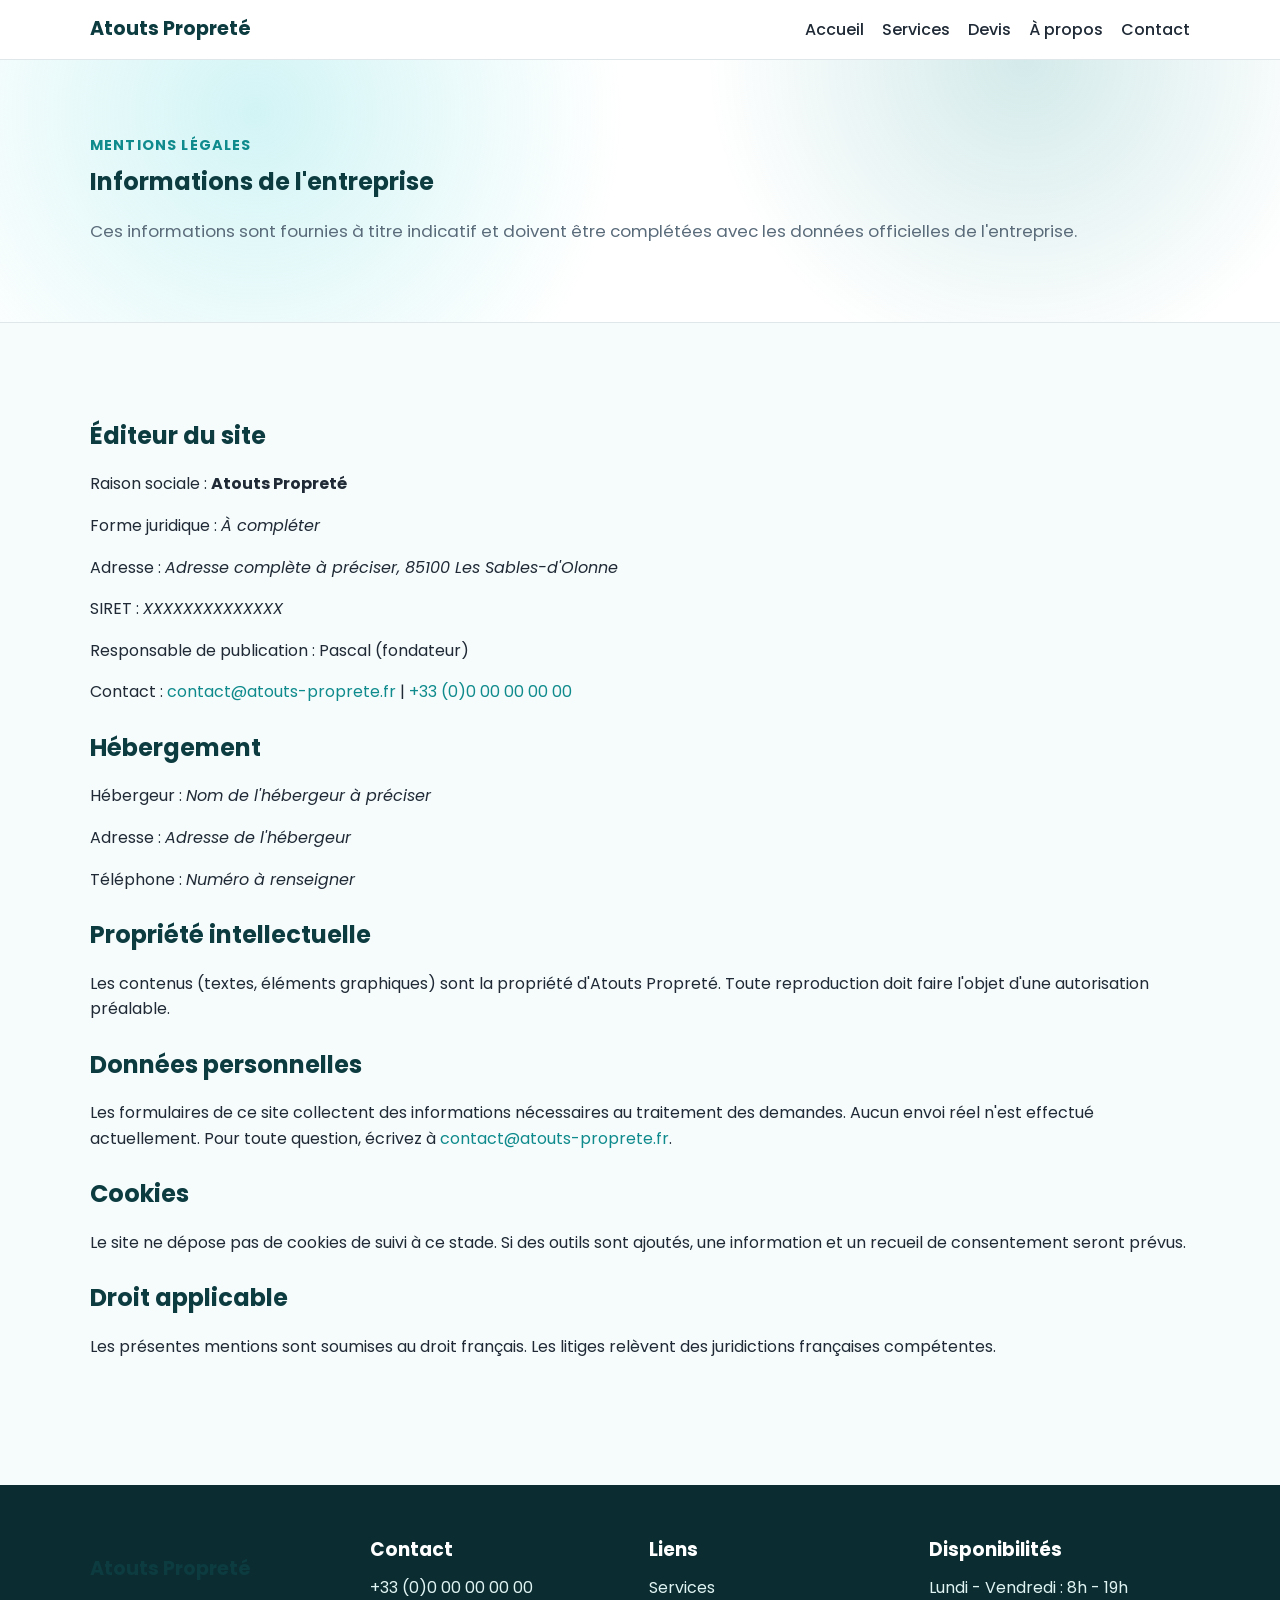
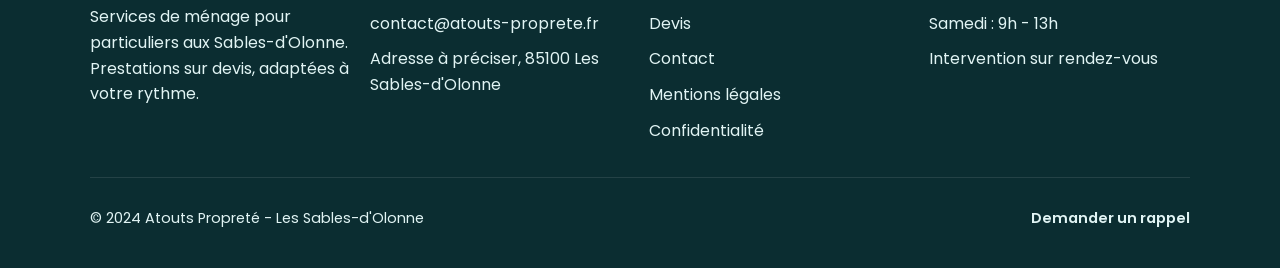
<file: public/mentions-legales.html>
<!DOCTYPE html>
<html lang="fr">
<head>
  <meta charset="UTF-8">
  <meta name="viewport" content="width=device-width, initial-scale=1.0">
  <title>Mentions légales | Atouts Propreté Les Sables-d'Olonne</title>
  <meta name="description" content="Mentions légales et informations de l'entreprise Atouts Propreté aux Sables-d'Olonne.">
  <meta property="og:title" content="Mentions légales Atouts Propreté">
  <meta property="og:description" content="Informations légales de l'entreprise Atouts Propreté.">
  <meta property="og:type" content="website">
  <meta property="og:url" content="https://www.atouts-proprete.fr/mentions-legales">
  <link rel="preconnect" href="https://fonts.googleapis.com">
  <link rel="preconnect" href="https://fonts.gstatic.com" crossorigin>
  <link href="https://fonts.googleapis.com/css2?family=Poppins:wght@400;500;600;700&display=swap" rel="stylesheet">
  <link rel="stylesheet" href="main.css">
</head>
<body>
  <header class="site-header">
    <div class="container header-inner">
      <a class="logo" href="index.html">Atouts Propreté</a>
      <button class="menu-toggle" aria-expanded="false" aria-controls="primary-navigation">Menu</button>
      <nav id="primary-navigation" class="site-nav" aria-label="Navigation principale">
        <ul>
          <li><a href="index.html">Accueil</a></li>
          <li><a href="services.html">Services</a></li>
          <li><a href="devis.html">Devis</a></li>
          <li><a href="apropos.html">À propos</a></li>
          <li><a href="contact.html">Contact</a></li>
        </ul>
      </nav>
    </div>
  </header>

  <main>
    <section class="hero small">
      <div class="container hero-content">
        <div>
          <p class="eyebrow">Mentions légales</p>
          <h1>Informations de l'entreprise</h1>
          <p class="lead">Ces informations sont fournies à titre indicatif et doivent être complétées avec les données officielles de l'entreprise.</p>
        </div>
      </div>
    </section>

    <section class="section legal">
      <div class="container">
        <h2>Éditeur du site</h2>
        <p>Raison sociale : <strong>Atouts Propreté</strong></p>
        <p>Forme juridique : <em>À compléter</em></p>
        <p>Adresse : <em>Adresse complète à préciser, 85100 Les Sables-d'Olonne</em></p>
        <p>SIRET : <em>XXXXXXXXXXXXXX</em></p>
        <p>Responsable de publication : Pascal (fondateur)</p>
        <p>Contact : <a href="mailto:contact@atouts-proprete.fr">contact@atouts-proprete.fr</a> | <a href="tel:+33000000000">+33 (0)0 00 00 00 00</a></p>

        <h2>Hébergement</h2>
        <p>Hébergeur : <em>Nom de l'hébergeur à préciser</em></p>
        <p>Adresse : <em>Adresse de l'hébergeur</em></p>
        <p>Téléphone : <em>Numéro à renseigner</em></p>

        <h2>Propriété intellectuelle</h2>
        <p>Les contenus (textes, éléments graphiques) sont la propriété d'Atouts Propreté. Toute reproduction doit faire l'objet d'une autorisation préalable.</p>

        <h2>Données personnelles</h2>
        <p>Les formulaires de ce site collectent des informations nécessaires au traitement des demandes. Aucun envoi réel n'est effectué actuellement. Pour toute question, écrivez à <a href="mailto:contact@atouts-proprete.fr">contact@atouts-proprete.fr</a>.</p>

        <h2>Cookies</h2>
        <p>Le site ne dépose pas de cookies de suivi à ce stade. Si des outils sont ajoutés, une information et un recueil de consentement seront prévus.</p>

        <h2>Droit applicable</h2>
        <p>Les présentes mentions sont soumises au droit français. Les litiges relèvent des juridictions françaises compétentes.</p>
      </div>
    </section>
  </main>

  <footer class="site-footer">
    <div class="container footer-grid">
      <div>
        <p class="logo">Atouts Propreté</p>
        <p>Services de ménage pour particuliers aux Sables-d'Olonne. Prestations sur devis, adaptées à votre rythme.</p>
      </div>
      <div>
        <h3>Contact</h3>
        <ul>
          <li><a href="tel:+33000000000">+33 (0)0 00 00 00 00</a></li>
          <li><a href="mailto:contact@atouts-proprete.fr">contact@atouts-proprete.fr</a></li>
          <li>Adresse à préciser, 85100 Les Sables-d'Olonne</li>
        </ul>
      </div>
      <div>
        <h3>Liens</h3>
        <ul>
          <li><a href="services.html">Services</a></li>
          <li><a href="devis.html">Devis</a></li>
          <li><a href="contact.html">Contact</a></li>
          <li><a href="mentions-legales.html">Mentions légales</a></li>
          <li><a href="confidentialite.html">Confidentialité</a></li>
        </ul>
      </div>
      <div>
        <h3>Disponibilités</h3>
        <ul>
          <li>Lundi - Vendredi : 8h - 19h</li>
          <li>Samedi : 9h - 13h</li>
          <li>Intervention sur rendez-vous</li>
        </ul>
      </div>
    </div>
    <div class="container footer-bottom">
      <p>© 2024 Atouts Propreté - Les Sables-d'Olonne</p>
      <a class="text-link" href="contact.html">Demander un rappel</a>
    </div>
  </footer>

  <button id="scrollTop" class="scroll-top" aria-label="Retour en haut">↑</button>
  <script src="script.js"></script>
</body>
</html>
</file>
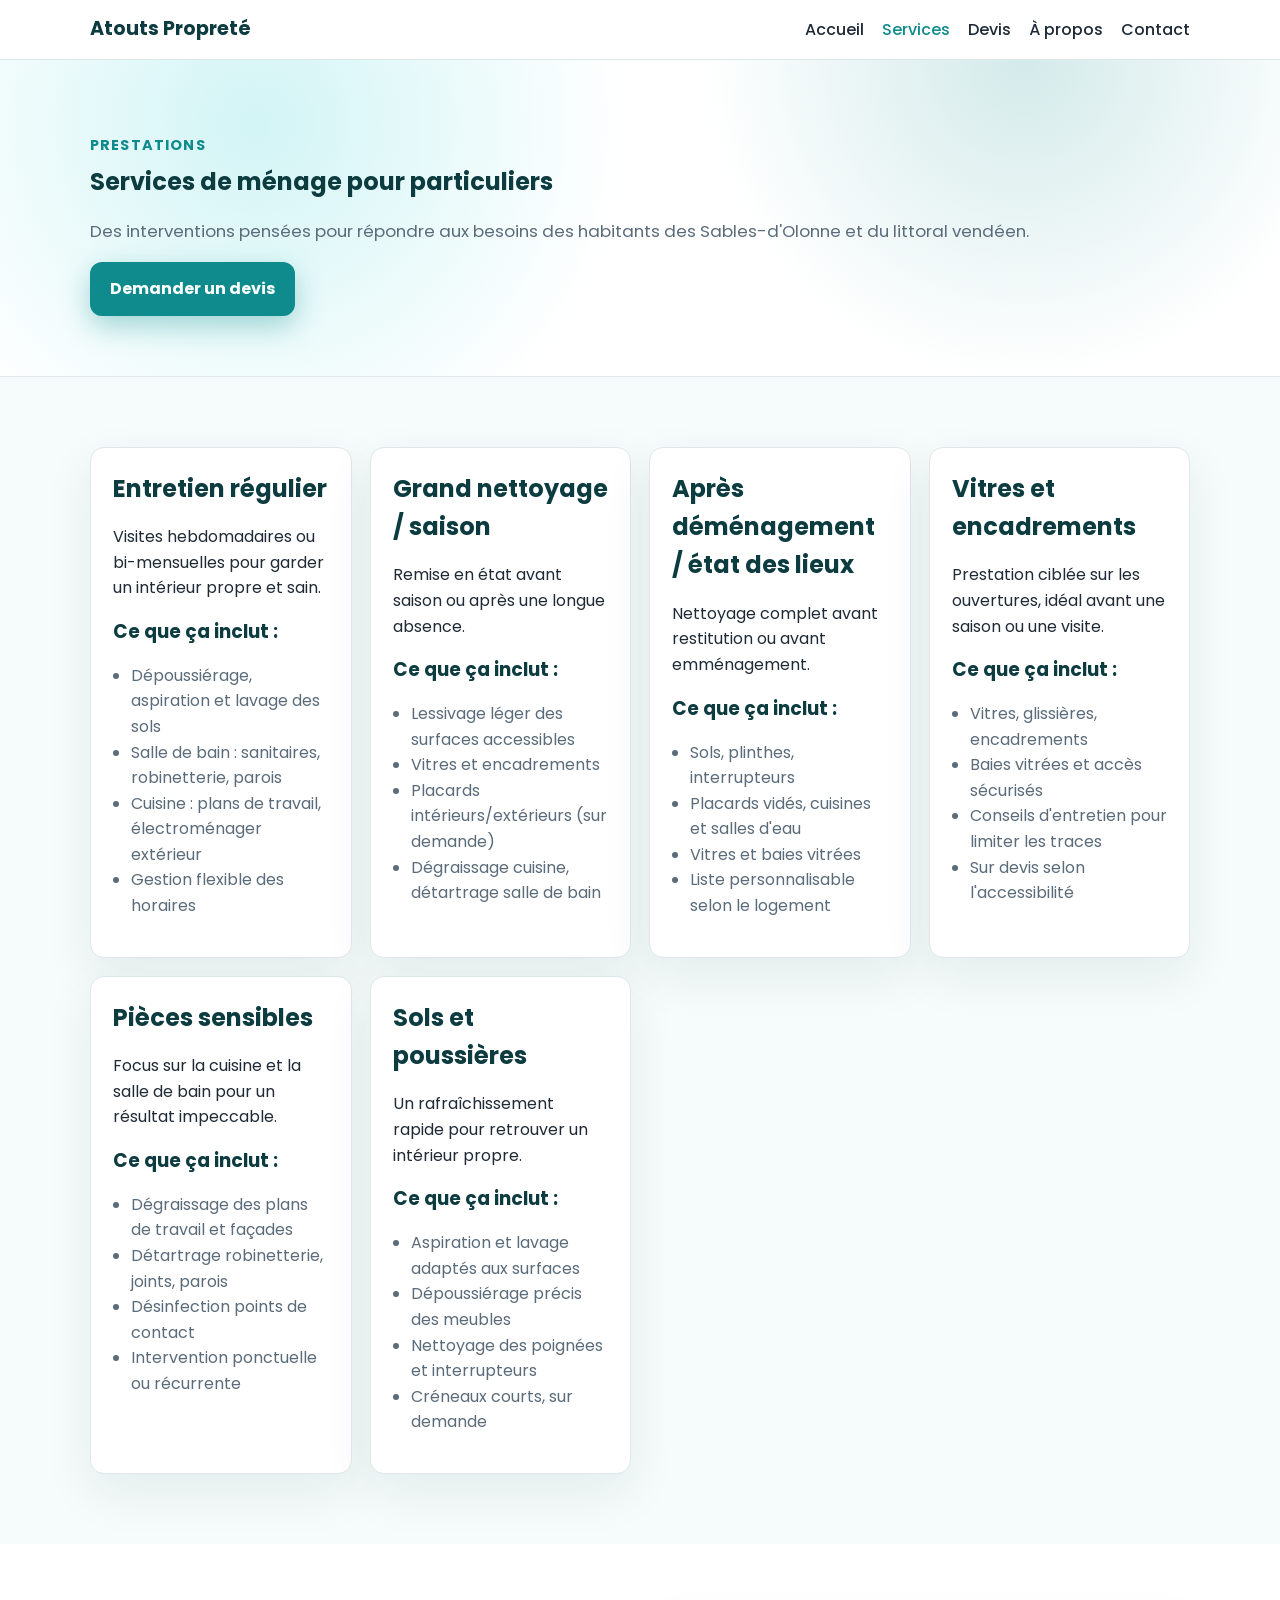
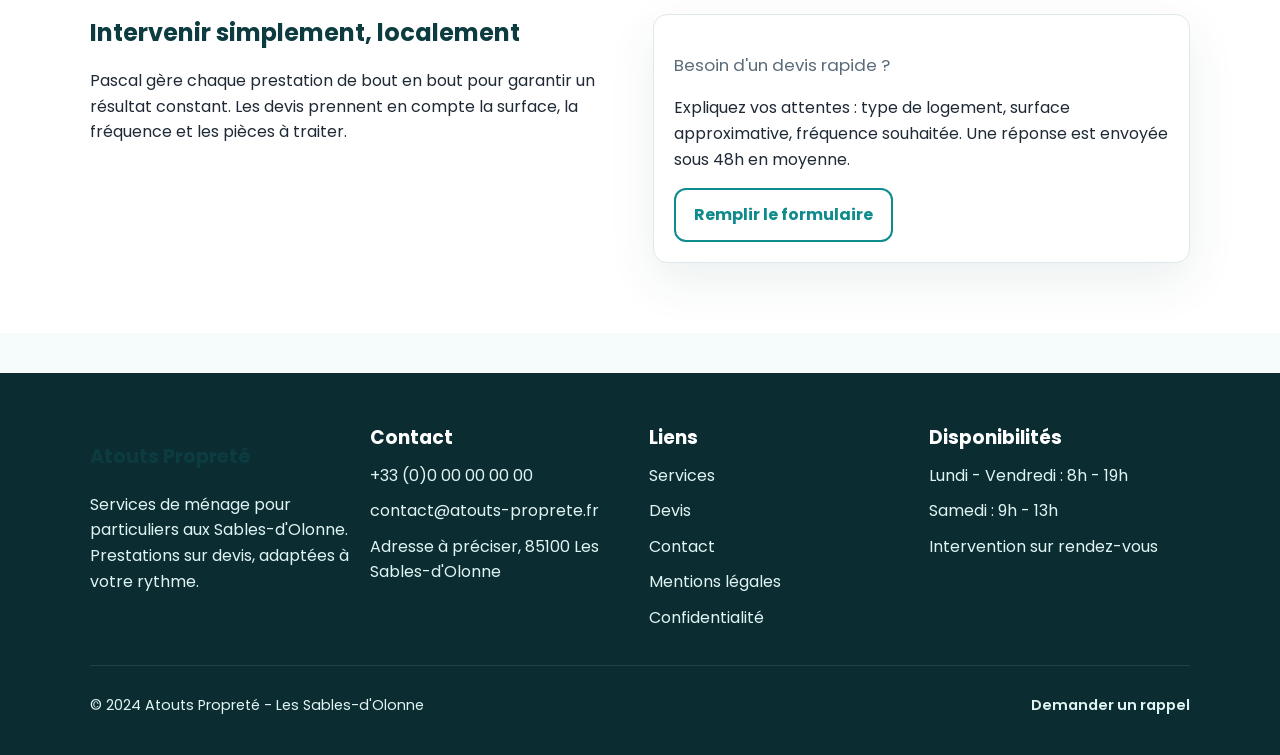
<file: public/services.html>
<!DOCTYPE html>
<html lang="fr">
<head>
  <meta charset="UTF-8">
  <meta name="viewport" content="width=device-width, initial-scale=1.0">
  <title>Services de ménage | Atouts Propreté Les Sables-d'Olonne</title>
  <meta name="description" content="Découvrez les prestations de ménage et nettoyage pour particuliers aux Sables-d'Olonne : entretien régulier, grand nettoyage, vitres, pièces sensibles.">
  <meta property="og:title" content="Services Atouts Propreté">
  <meta property="og:description" content="Prestations de nettoyage pour particuliers aux Sables-d'Olonne.">
  <meta property="og:type" content="website">
  <meta property="og:url" content="https://www.atouts-proprete.fr/services">
  <link rel="preconnect" href="https://fonts.googleapis.com">
  <link rel="preconnect" href="https://fonts.gstatic.com" crossorigin>
  <link href="https://fonts.googleapis.com/css2?family=Poppins:wght@400;500;600;700&display=swap" rel="stylesheet">
  <link rel="stylesheet" href="main.css">
</head>
<body>
  <header class="site-header">
    <div class="container header-inner">
      <a class="logo" href="index.html">Atouts Propreté</a>
      <button class="menu-toggle" aria-expanded="false" aria-controls="primary-navigation">Menu</button>
      <nav id="primary-navigation" class="site-nav" aria-label="Navigation principale">
        <ul>
          <li><a href="index.html">Accueil</a></li>
          <li><a class="active" href="services.html">Services</a></li>
          <li><a href="devis.html">Devis</a></li>
          <li><a href="apropos.html">À propos</a></li>
          <li><a href="contact.html">Contact</a></li>
        </ul>
      </nav>
    </div>
  </header>

  <main>
    <section class="hero small">
      <div class="container hero-content">
        <div>
          <p class="eyebrow">Prestations</p>
          <h1>Services de ménage pour particuliers</h1>
          <p class="lead">Des interventions pensées pour répondre aux besoins des habitants des Sables-d'Olonne et du littoral vendéen.</p>
          <a class="btn primary" href="devis.html">Demander un devis</a>
        </div>
      </div>
    </section>

    <section class="section">
      <div class="container">
        <div class="card-grid three service-grid">
          <article class="card">
            <h2>Entretien régulier</h2>
            <p>Visites hebdomadaires ou bi-mensuelles pour garder un intérieur propre et sain.</p>
            <h3>Ce que ça inclut :</h3>
            <ul>
              <li>Dépoussiérage, aspiration et lavage des sols</li>
              <li>Salle de bain : sanitaires, robinetterie, parois</li>
              <li>Cuisine : plans de travail, électroménager extérieur</li>
              <li>Gestion flexible des horaires</li>
            </ul>
          </article>
          <article class="card">
            <h2>Grand nettoyage / saison</h2>
            <p>Remise en état avant saison ou après une longue absence.</p>
            <h3>Ce que ça inclut :</h3>
            <ul>
              <li>Lessivage léger des surfaces accessibles</li>
              <li>Vitres et encadrements</li>
              <li>Placards intérieurs/extérieurs (sur demande)</li>
              <li>Dégraissage cuisine, détartrage salle de bain</li>
            </ul>
          </article>
          <article class="card">
            <h2>Après déménagement / état des lieux</h2>
            <p>Nettoyage complet avant restitution ou avant emménagement.</p>
            <h3>Ce que ça inclut :</h3>
            <ul>
              <li>Sols, plinthes, interrupteurs</li>
              <li>Placards vidés, cuisines et salles d'eau</li>
              <li>Vitres et baies vitrées</li>
              <li>Liste personnalisable selon le logement</li>
            </ul>
          </article>
          <article class="card">
            <h2>Vitres et encadrements</h2>
            <p>Prestation ciblée sur les ouvertures, idéal avant une saison ou une visite.</p>
            <h3>Ce que ça inclut :</h3>
            <ul>
              <li>Vitres, glissières, encadrements</li>
              <li>Baies vitrées et accès sécurisés</li>
              <li>Conseils d'entretien pour limiter les traces</li>
              <li>Sur devis selon l'accessibilité</li>
            </ul>
          </article>
          <article class="card">
            <h2>Pièces sensibles</h2>
            <p>Focus sur la cuisine et la salle de bain pour un résultat impeccable.</p>
            <h3>Ce que ça inclut :</h3>
            <ul>
              <li>Dégraissage des plans de travail et façades</li>
              <li>Détartrage robinetterie, joints, parois</li>
              <li>Désinfection points de contact</li>
              <li>Intervention ponctuelle ou récurrente</li>
            </ul>
          </article>
          <article class="card">
            <h2>Sols et poussières</h2>
            <p>Un rafraîchissement rapide pour retrouver un intérieur propre.</p>
            <h3>Ce que ça inclut :</h3>
            <ul>
              <li>Aspiration et lavage adaptés aux surfaces</li>
              <li>Dépoussiérage précis des meubles</li>
              <li>Nettoyage des poignées et interrupteurs</li>
              <li>Créneaux courts, sur demande</li>
            </ul>
          </article>
        </div>
      </div>
    </section>

    <section class="section alt">
      <div class="container two-columns">
        <div>
          <h2>Intervenir simplement, localement</h2>
          <p>Pascal gère chaque prestation de bout en bout pour garantir un résultat constant. Les devis prennent en compte la surface, la fréquence et les pièces à traiter.</p>
        </div>
        <div class="zone-card">
          <p class="lead">Besoin d'un devis rapide ?</p>
          <p>Expliquez vos attentes : type de logement, surface approximative, fréquence souhaitée. Une réponse est envoyée sous 48h en moyenne.</p>
          <a class="btn secondary" href="devis.html">Remplir le formulaire</a>
        </div>
      </div>
    </section>
  </main>

  <footer class="site-footer">
    <div class="container footer-grid">
      <div>
        <p class="logo">Atouts Propreté</p>
        <p>Services de ménage pour particuliers aux Sables-d'Olonne. Prestations sur devis, adaptées à votre rythme.</p>
      </div>
      <div>
        <h3>Contact</h3>
        <ul>
          <li><a href="tel:+33000000000">+33 (0)0 00 00 00 00</a></li>
          <li><a href="mailto:contact@atouts-proprete.fr">contact@atouts-proprete.fr</a></li>
          <li>Adresse à préciser, 85100 Les Sables-d'Olonne</li>
        </ul>
      </div>
      <div>
        <h3>Liens</h3>
        <ul>
          <li><a href="services.html">Services</a></li>
          <li><a href="devis.html">Devis</a></li>
          <li><a href="contact.html">Contact</a></li>
          <li><a href="mentions-legales.html">Mentions légales</a></li>
          <li><a href="confidentialite.html">Confidentialité</a></li>
        </ul>
      </div>
      <div>
        <h3>Disponibilités</h3>
        <ul>
          <li>Lundi - Vendredi : 8h - 19h</li>
          <li>Samedi : 9h - 13h</li>
          <li>Intervention sur rendez-vous</li>
        </ul>
      </div>
    </div>
    <div class="container footer-bottom">
      <p>© 2024 Atouts Propreté - Les Sables-d'Olonne</p>
      <a class="text-link" href="contact.html">Demander un rappel</a>
    </div>
  </footer>

  <button id="scrollTop" class="scroll-top" aria-label="Retour en haut">↑</button>
  <script src="script.js"></script>
</body>
</html>
</file>
<file: public/main.css>
:root {
  --primary: #0f8b8d;
  --secondary: #7fe0e3;
  --dark: #0c3b40;
  --text: #1f2a36;
  --muted: #5a6b7a;
  --bg: #f6fbfb;
  --card: #ffffff;
  --border: #dfe7ea;
  --radius: 14px;
  --shadow: 0 18px 50px rgba(12, 59, 64, 0.08);
  --font: 'Poppins', system-ui, -apple-system, sans-serif;
}

* {
  box-sizing: border-box;
}

body {
  margin: 0;
  font-family: var(--font);
  color: var(--text);
  background: var(--bg);
  line-height: 1.6;
}

a {
  color: var(--primary);
  text-decoration: none;
}

a:hover,
 a:focus {
  text-decoration: underline;
}

img {
  max-width: 100%;
  display: block;
}

.container {
  width: min(1100px, 92vw);
  margin: 0 auto;
}

.site-header {
  position: sticky;
  top: 0;
  z-index: 10;
  background: rgba(255, 255, 255, 0.96);
  backdrop-filter: blur(8px);
  border-bottom: 1px solid var(--border);
}

.header-inner {
  display: flex;
  align-items: center;
  justify-content: space-between;
  padding: 14px 0;
  gap: 12px;
}

.logo {
  font-weight: 700;
  font-size: 1.2rem;
  color: var(--dark);
}

.site-nav ul {
  display: flex;
  list-style: none;
  gap: 18px;
  padding: 0;
  margin: 0;
  align-items: center;
}

.site-nav a {
  color: var(--text);
  font-weight: 500;
}

.site-nav a.active {
  color: var(--primary);
}

.menu-toggle {
  display: none;
  background: var(--primary);
  color: #fff;
  border: none;
  padding: 10px 14px;
  border-radius: 10px;
  font-weight: 600;
}

.hero {
  padding: 90px 0 70px;
  background: radial-gradient(circle at 20% 20%, rgba(127, 224, 227, 0.35), transparent 35%),
    radial-gradient(circle at 80% 0%, rgba(15, 139, 141, 0.18), transparent 30%),
    #ffffff;
  border-bottom: 1px solid var(--border);
}

.hero.small {
  padding: 60px 0;
}

.hero-content {
  display: grid;
  grid-template-columns: repeat(auto-fit, minmax(280px, 1fr));
  align-items: center;
  gap: 32px;
}

.hero-card {
  background: var(--card);
  border: 1px solid var(--border);
  border-radius: var(--radius);
  padding: 24px;
  box-shadow: var(--shadow);
}

.hero-stats {
  display: grid;
  grid-template-columns: repeat(auto-fit, minmax(150px, 1fr));
  gap: 14px;
  margin-top: 16px;
}

.stat {
  font-size: 1.6rem;
  font-weight: 700;
  color: var(--primary);
}

.eyebrow {
  text-transform: uppercase;
  letter-spacing: 0.08em;
  font-weight: 700;
  color: var(--primary);
  font-size: 0.9rem;
  margin-bottom: 6px;
}

h1, h2, h3 {
  color: var(--dark);
  margin: 0 0 10px;
}

.lead {
  font-size: 1.05rem;
  color: var(--muted);
}

.section {
  padding: 70px 0;
  background: var(--bg);
}

.section.alt {
  background: #ffffff;
}

.section-header {
  text-align: center;
  margin-bottom: 40px;
}

.card-grid {
  display: grid;
  grid-template-columns: repeat(auto-fit, minmax(260px, 1fr));
  gap: 18px;
}

.card-grid.three {
  grid-template-columns: repeat(auto-fit, minmax(240px, 1fr));
}

.card {
  background: var(--card);
  border-radius: var(--radius);
  padding: 22px;
  border: 1px solid var(--border);
  box-shadow: var(--shadow);
}

.card h3, .card h2 {
  margin-top: 0;
}

.card ul {
  padding-left: 18px;
  color: var(--muted);
}

.text-link {
  font-weight: 600;
  display: inline-flex;
  align-items: center;
  gap: 6px;
}

.btn {
  display: inline-flex;
  align-items: center;
  justify-content: center;
  border-radius: 12px;
  padding: 12px 18px;
  font-weight: 700;
  border: 2px solid transparent;
  cursor: pointer;
  transition: transform 0.1s ease, box-shadow 0.1s ease;
}

.btn.primary {
  background: var(--primary);
  color: #fff;
  box-shadow: 0 10px 28px rgba(15, 139, 141, 0.35);
}

.btn.secondary {
  background: #fff;
  border-color: var(--primary);
  color: var(--primary);
}

.btn.ghost {
  background: rgba(15, 139, 141, 0.08);
  color: var(--primary);
}

.btn:hover,
.btn:focus {
  transform: translateY(-1px);
  text-decoration: none;
}

.bullet-list {
  list-style: none;
  padding: 0;
  margin: 16px 0;
  color: var(--muted);
}

.bullet-list li {
  display: flex;
  gap: 10px;
  margin-bottom: 8px;
}

.bullet-list li::before {
  content: '•';
  color: var(--primary);
  font-weight: 700;
}

.two-columns {
  display: grid;
  grid-template-columns: repeat(auto-fit, minmax(280px, 1fr));
  gap: 26px;
  align-items: start;
}

.pillars {
  display: grid;
  grid-template-columns: repeat(auto-fit, minmax(220px, 1fr));
  gap: 12px;
}

.pill {
  background: #fff;
  border: 1px solid var(--border);
  border-radius: var(--radius);
  padding: 16px;
  box-shadow: var(--shadow);
}

.zone-card {
  background: #fff;
  border-radius: var(--radius);
  border: 1px solid var(--border);
  padding: 20px;
  box-shadow: var(--shadow);
}

.quote {
  font-size: 1rem;
  color: var(--dark);
}

.author {
  color: var(--muted);
  font-weight: 600;
}

.faq-list {
  display: grid;
  gap: 12px;
}

.faq-item {
  border: 1px solid var(--border);
  border-radius: var(--radius);
  background: #fff;
  overflow: hidden;
  box-shadow: var(--shadow);
}

.faq-item button {
  width: 100%;
  text-align: left;
  padding: 16px;
  background: none;
  border: none;
  font-size: 1rem;
  font-weight: 600;
  cursor: pointer;
  color: var(--dark);
}

.faq-panel {
  padding: 0 16px 16px;
  color: var(--muted);
}

.site-footer {
  background: #0b2d31;
  color: #e1f4f4;
  padding: 50px 0 24px;
  margin-top: 40px;
}

.footer-grid {
  display: grid;
  grid-template-columns: repeat(auto-fit, minmax(200px, 1fr));
  gap: 18px;
}

.site-footer a {
  color: #e1f4f4;
}

.footer-grid h3 {
  margin-top: 0;
  color: #fff;
}

.footer-grid ul {
  list-style: none;
  padding: 0;
  margin: 0;
}

.footer-grid li {
  margin-bottom: 10px;
}

.footer-bottom {
  display: flex;
  justify-content: space-between;
  align-items: center;
  border-top: 1px solid rgba(255, 255, 255, 0.1);
  margin-top: 24px;
  padding-top: 14px;
  font-size: 0.9rem;
}

.scroll-top {
  position: fixed;
  right: 18px;
  bottom: 18px;
  padding: 10px 12px;
  border-radius: 50%;
  background: var(--primary);
  color: #fff;
  border: none;
  cursor: pointer;
  box-shadow: var(--shadow);
  display: none;
}

.form-card {
  background: #fff;
  padding: 24px;
  border-radius: var(--radius);
  border: 1px solid var(--border);
  box-shadow: var(--shadow);
}

.field {
  margin-bottom: 14px;
  display: flex;
  flex-direction: column;
}

.field-grid {
  display: grid;
  grid-template-columns: repeat(auto-fit, minmax(220px, 1fr));
  gap: 12px;
}

label {
  font-weight: 600;
  margin-bottom: 6px;
}

input, select, textarea {
  border: 1px solid var(--border);
  border-radius: 10px;
  padding: 10px 12px;
  font-family: inherit;
  font-size: 1rem;
  background: #fdfefe;
}

input:focus, select:focus, textarea:focus, button:focus {
  outline: 2px solid var(--secondary);
  outline-offset: 2px;
}

.error {
  border-color: #d64545;
  background: #fff5f5;
}

.error-message {
  min-height: 18px;
  font-size: 0.9rem;
  color: #d64545;
  margin: 4px 0 0;
}

.form-actions {
  display: flex;
  align-items: center;
  gap: 12px;
  flex-wrap: wrap;
}

.form-status {
  color: var(--dark);
  font-weight: 600;
}

.contact-details ul {
  list-style: none;
  padding: 0;
}

.contact-details li {
  margin-bottom: 8px;
}

.info-box {
  background: #fff;
  border: 1px solid var(--border);
  border-radius: var(--radius);
  padding: 20px;
  box-shadow: var(--shadow);
}

.legal h2 {
  margin-top: 24px;
}

.service-grid .card {
  min-height: 320px;
}

@media (max-width: 900px) {
  .site-nav {
    position: absolute;
    top: 64px;
    right: 4vw;
    background: #fff;
    border: 1px solid var(--border);
    border-radius: var(--radius);
    padding: 12px;
    box-shadow: var(--shadow);
    display: none;
  }

  .site-nav.open {
    display: block;
  }

  .site-nav ul {
    flex-direction: column;
    align-items: flex-start;
  }

  .menu-toggle {
    display: inline-flex;
  }

  .footer-bottom {
    flex-direction: column;
    gap: 8px;
    align-items: flex-start;
  }
}

@media (max-width: 600px) {
  .hero {
    padding: 70px 0 50px;
  }

  .card, .form-card {
    padding: 18px;
  }
}
</file>
